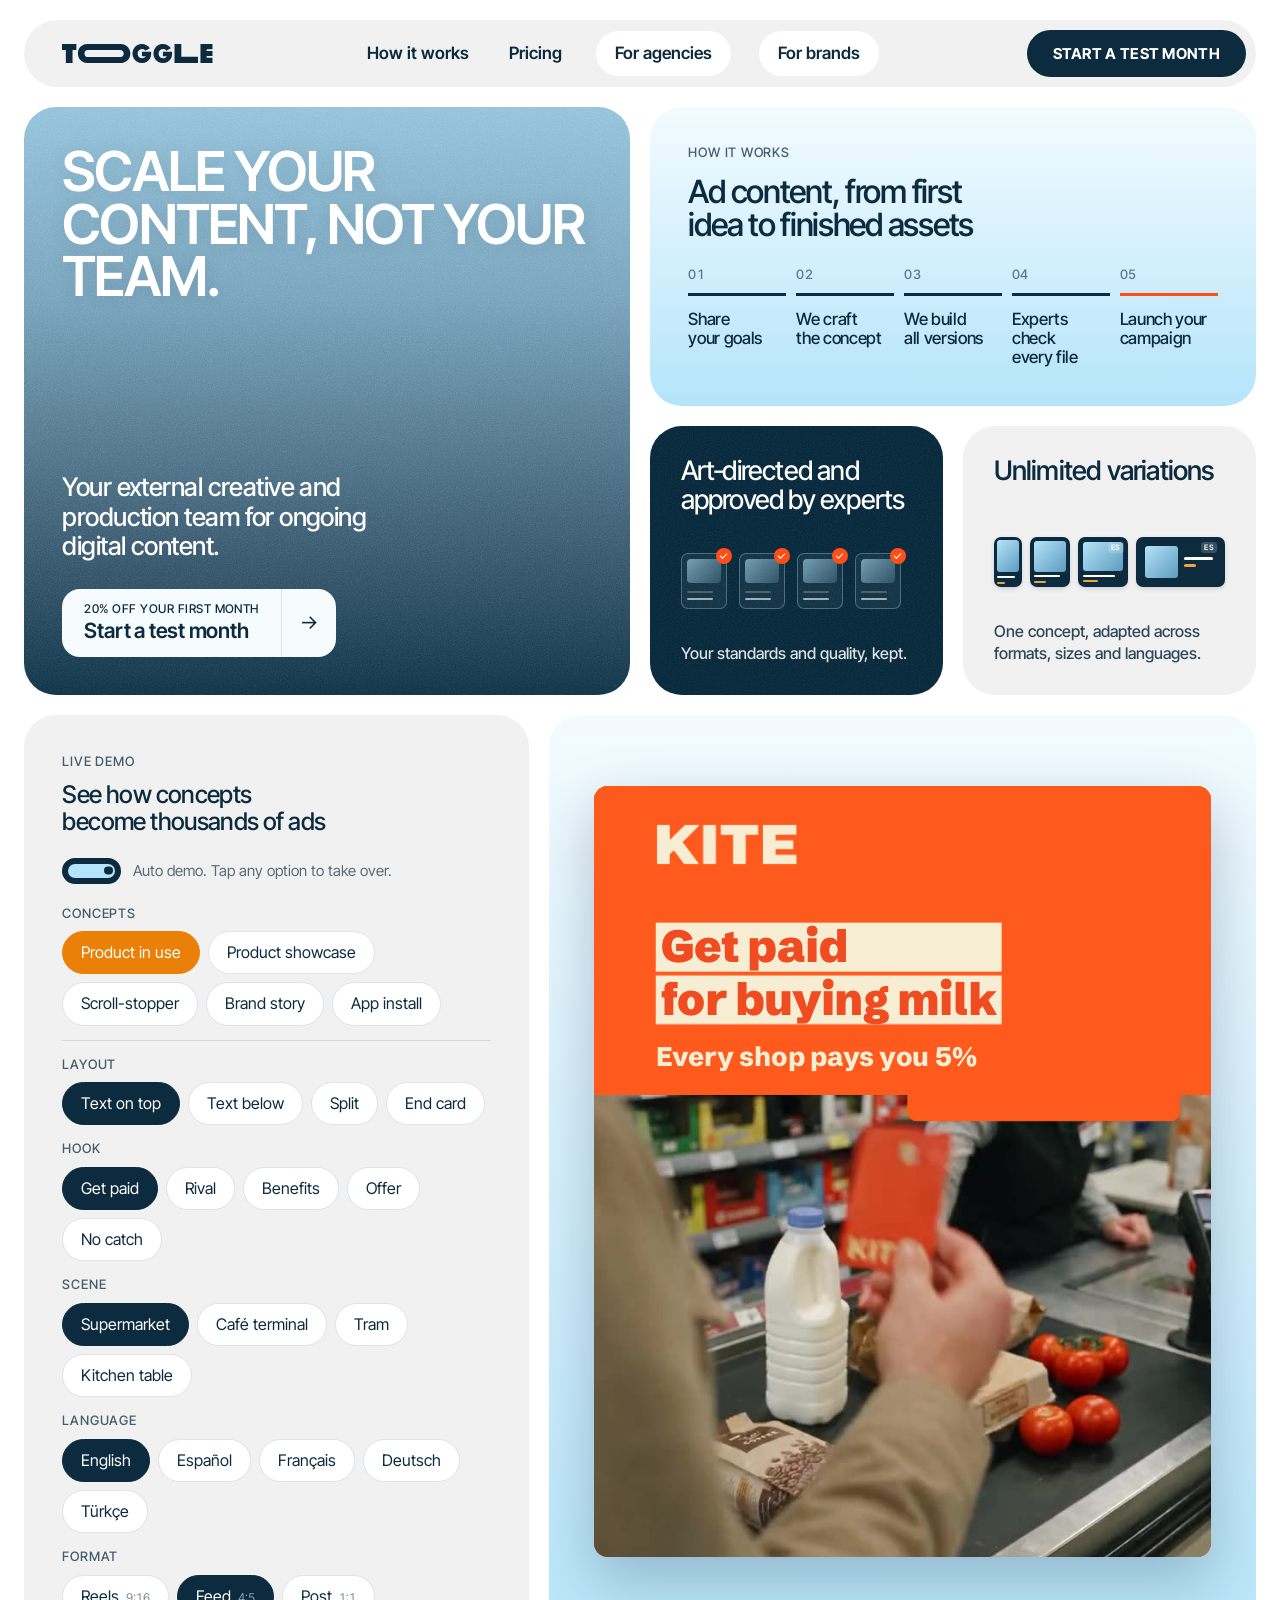
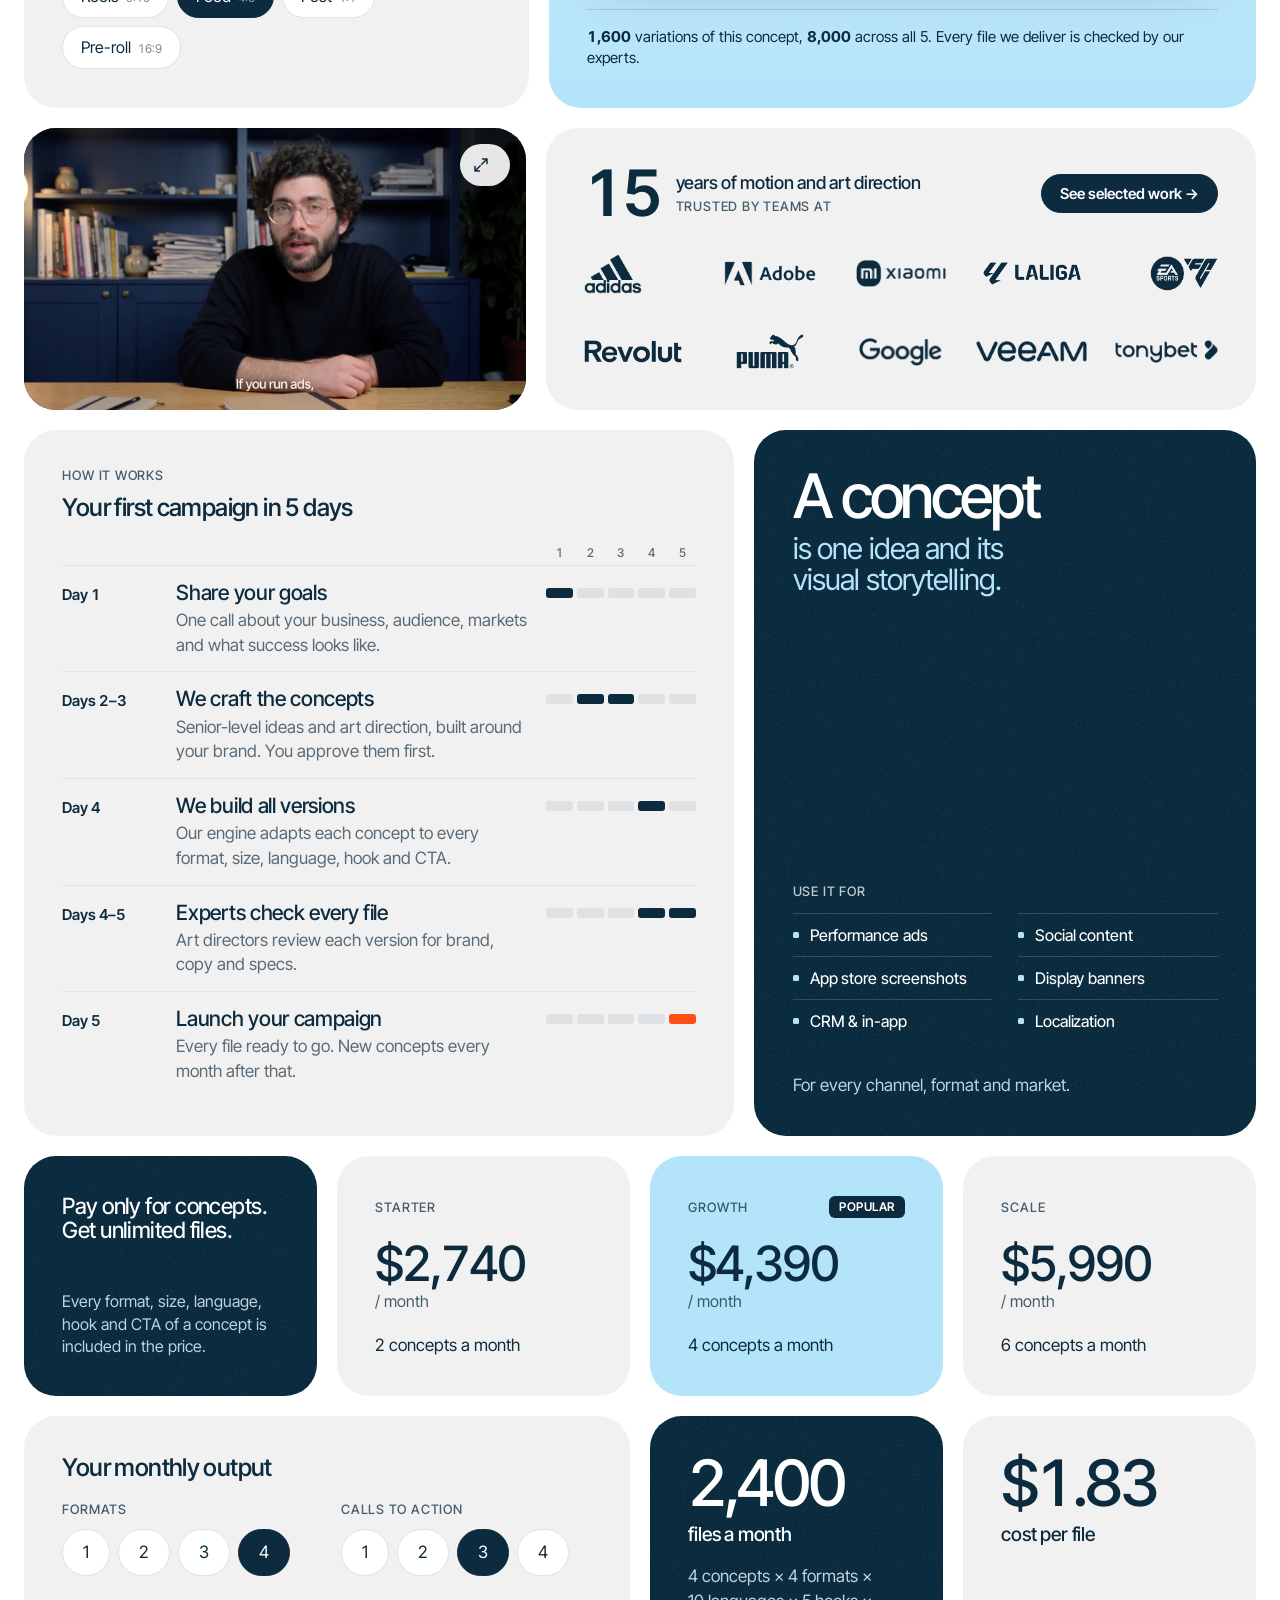
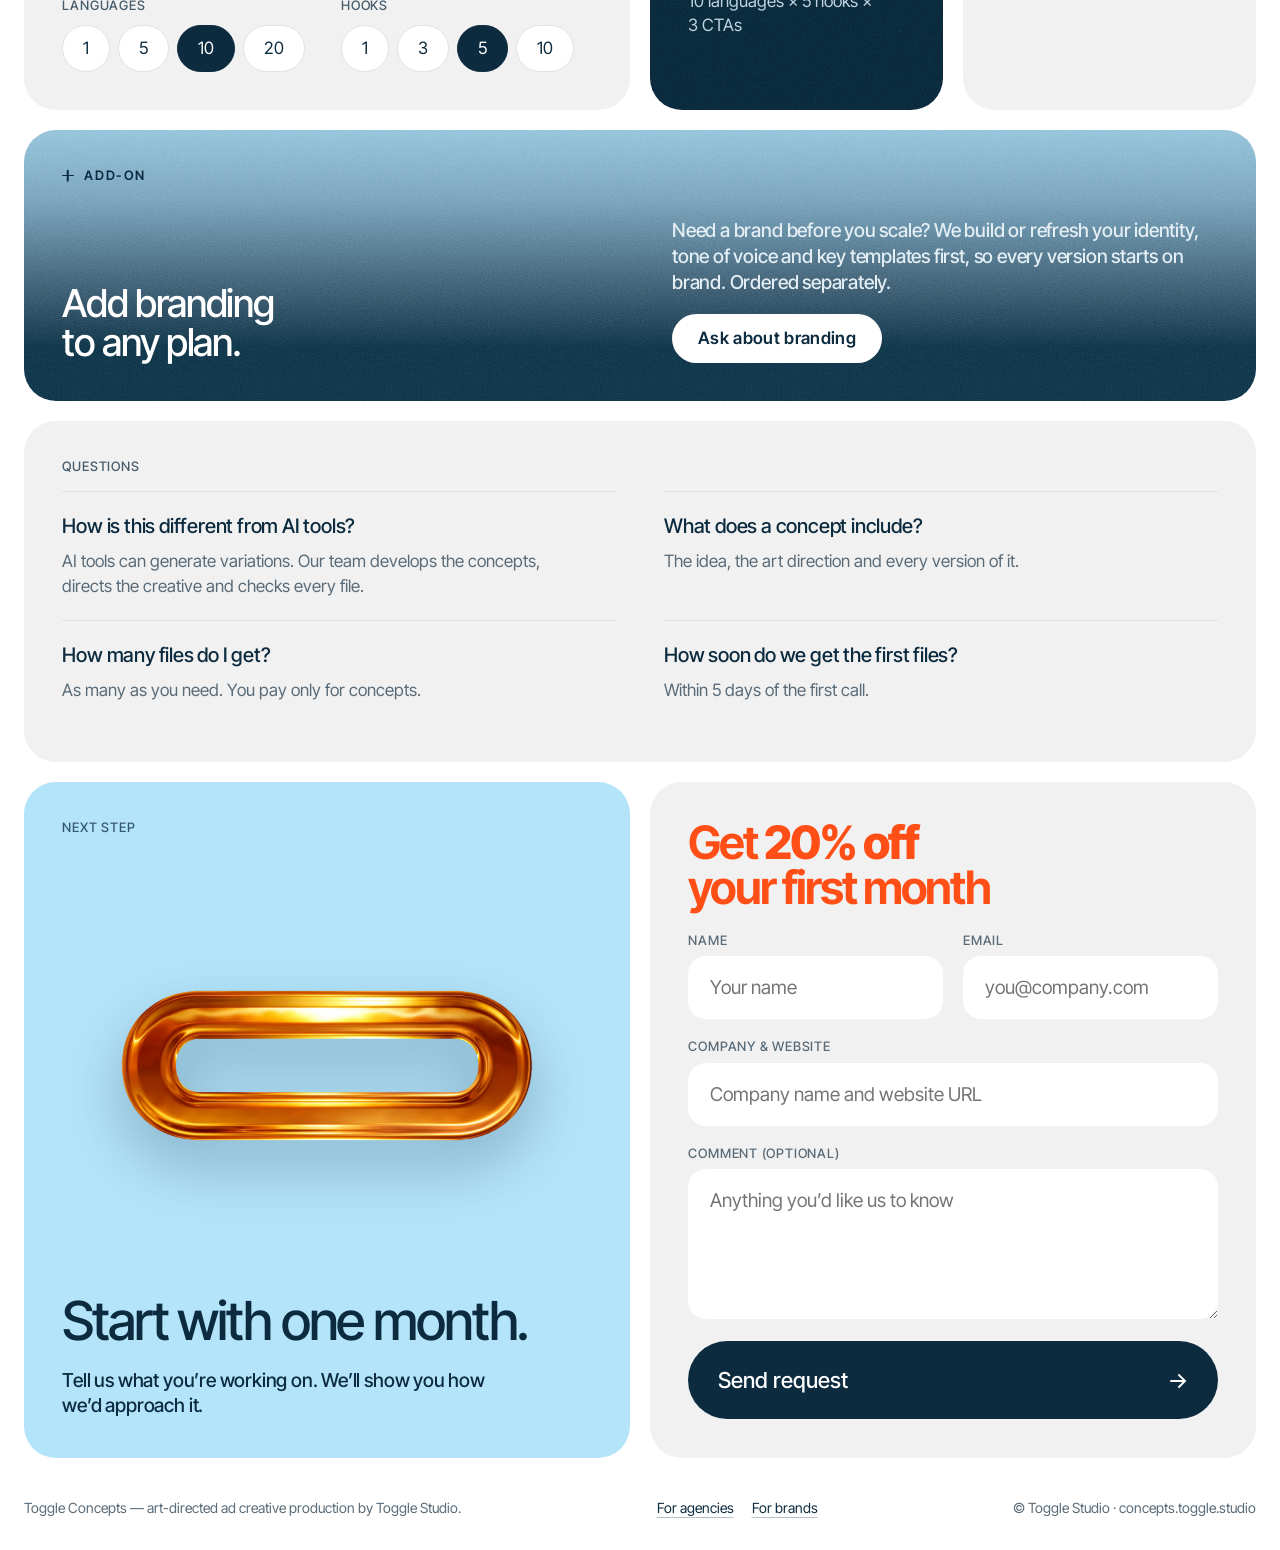
<file: index.html>
<!doctype html>
<html lang="en">
<head>
<meta charset="utf-8">
<meta name="viewport" content="width=device-width,initial-scale=1,viewport-fit=cover">
<title>Toggle Concepts — Scale your content, not your team</title>
<meta name="description" content="Your external creative and production team for ongoing digital content. Senior art direction, every format and language. 20% off your first month.">
<link rel="icon" href="/favicon.ico" sizes="any">
<link rel="icon" href="/favicon-32.png" type="image/png" sizes="32x32">
<link rel="apple-touch-icon" href="/apple-touch-icon.png">
<meta name="theme-color" content="#0C2B3F">
<link rel="canonical" href="https://concepts.toggle.studio/">
<meta property="og:type" content="website">
<meta property="og:url" content="https://concepts.toggle.studio/">
<meta property="og:title" content="Toggle Concepts — Scale your content, not your team">
<meta property="og:description" content="Your external creative and production team for ongoing digital content. Senior art direction, every format and language. 20% off your first month.">
<meta property="og:image" content="https://concepts.toggle.studio/media/brand/og-image.jpg">
<meta property="og:image:width" content="1200">
<meta property="og:image:height" content="630">
<meta name="twitter:image" content="https://concepts.toggle.studio/media/brand/og-image.jpg">
<meta name="twitter:card" content="summary_large_image">
<link rel="preconnect" href="https://fonts.googleapis.com">
<link rel="preconnect" href="https://fonts.gstatic.com" crossorigin>
<link rel="stylesheet" href="https://fonts.googleapis.com/css2?family=Inter+Tight:wght@400..700&family=Archivo:wdth,wght@125,800;125,900&family=Schibsted+Grotesk:wght@500;600;700;800;900&display=swap">
<link rel="stylesheet" href="/assets/app.css">
</head>
<body data-page="main">
<div class="wrap" id="page"></div>
<div class="mcta" id="mcta"><button type="button" data-go="form" id="mctaBtn">Start a test month · 20% off</button></div>
<div class="toast" id="toast" role="status" aria-live="polite"></div>
<script src="/assets/kite-engine/kite-engine.js" defer></script>
<script src="/assets/app.js"></script>
</body>
</html>
</file>
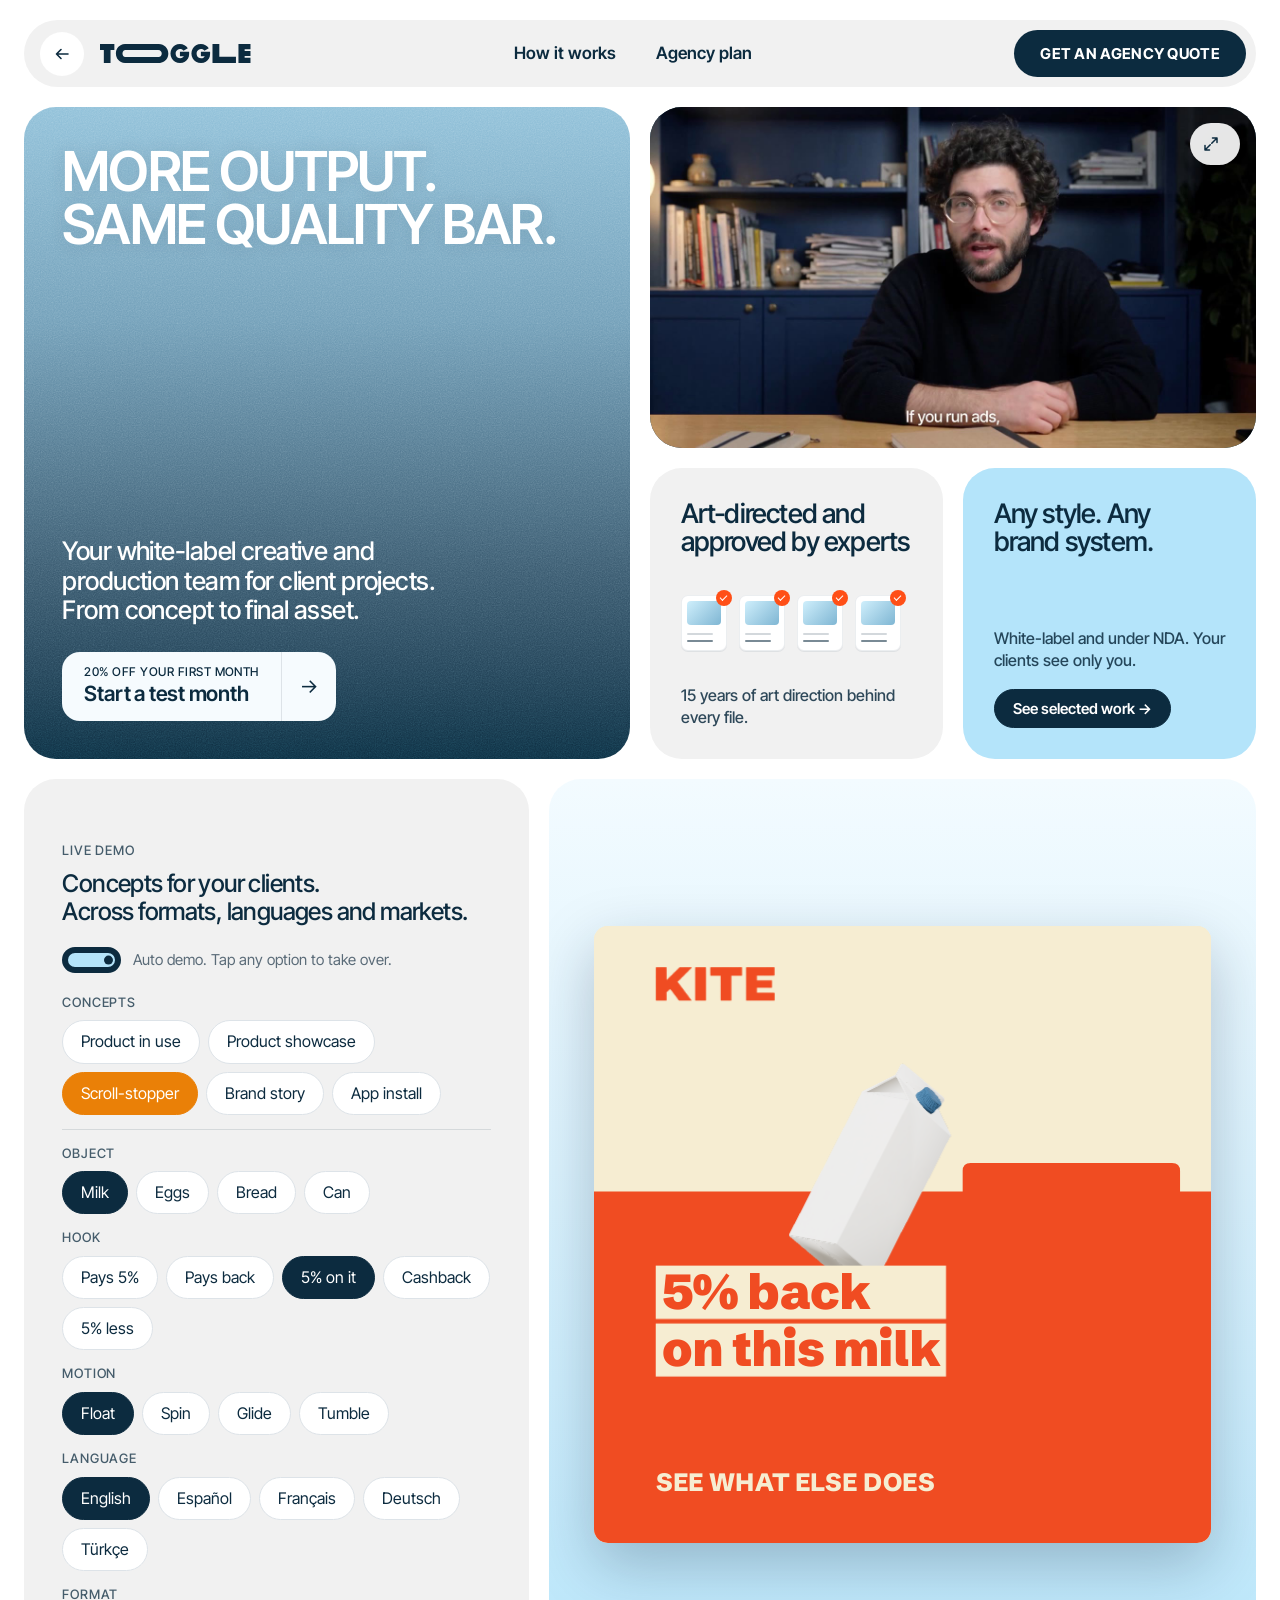
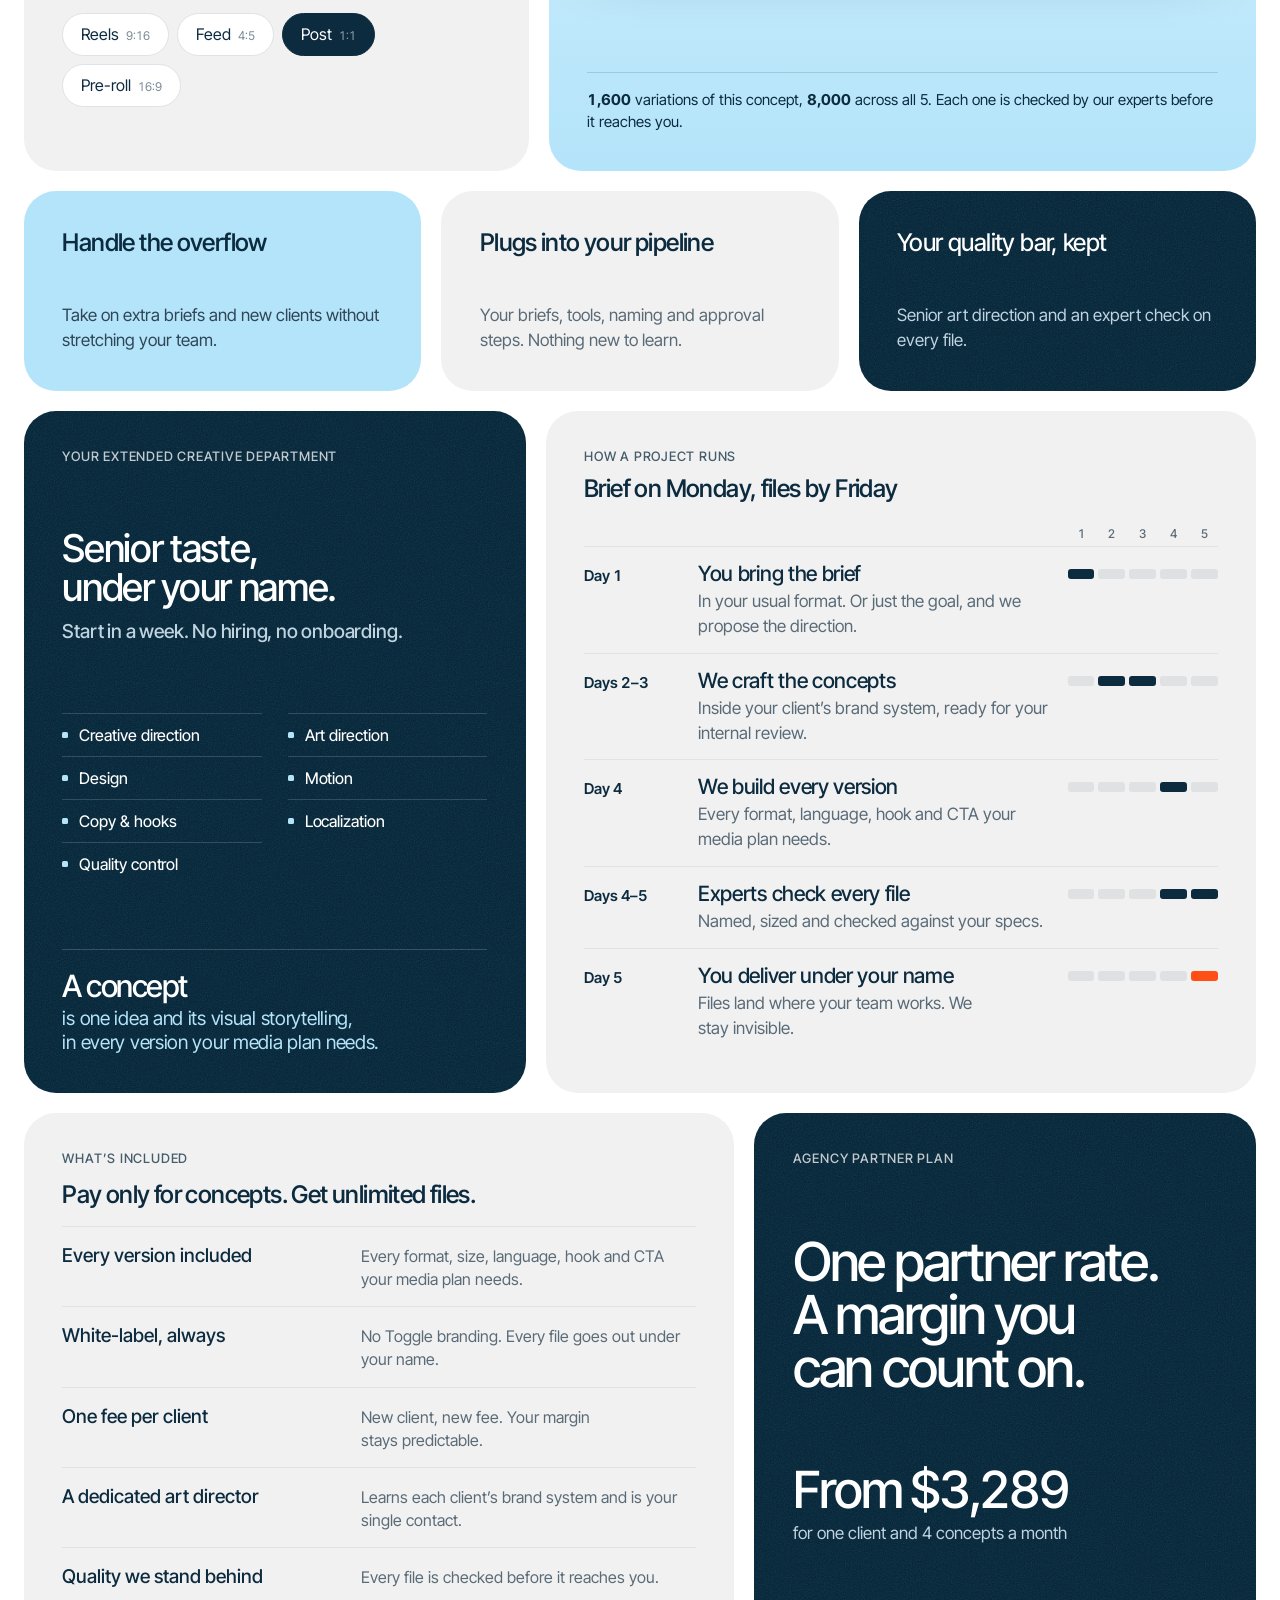
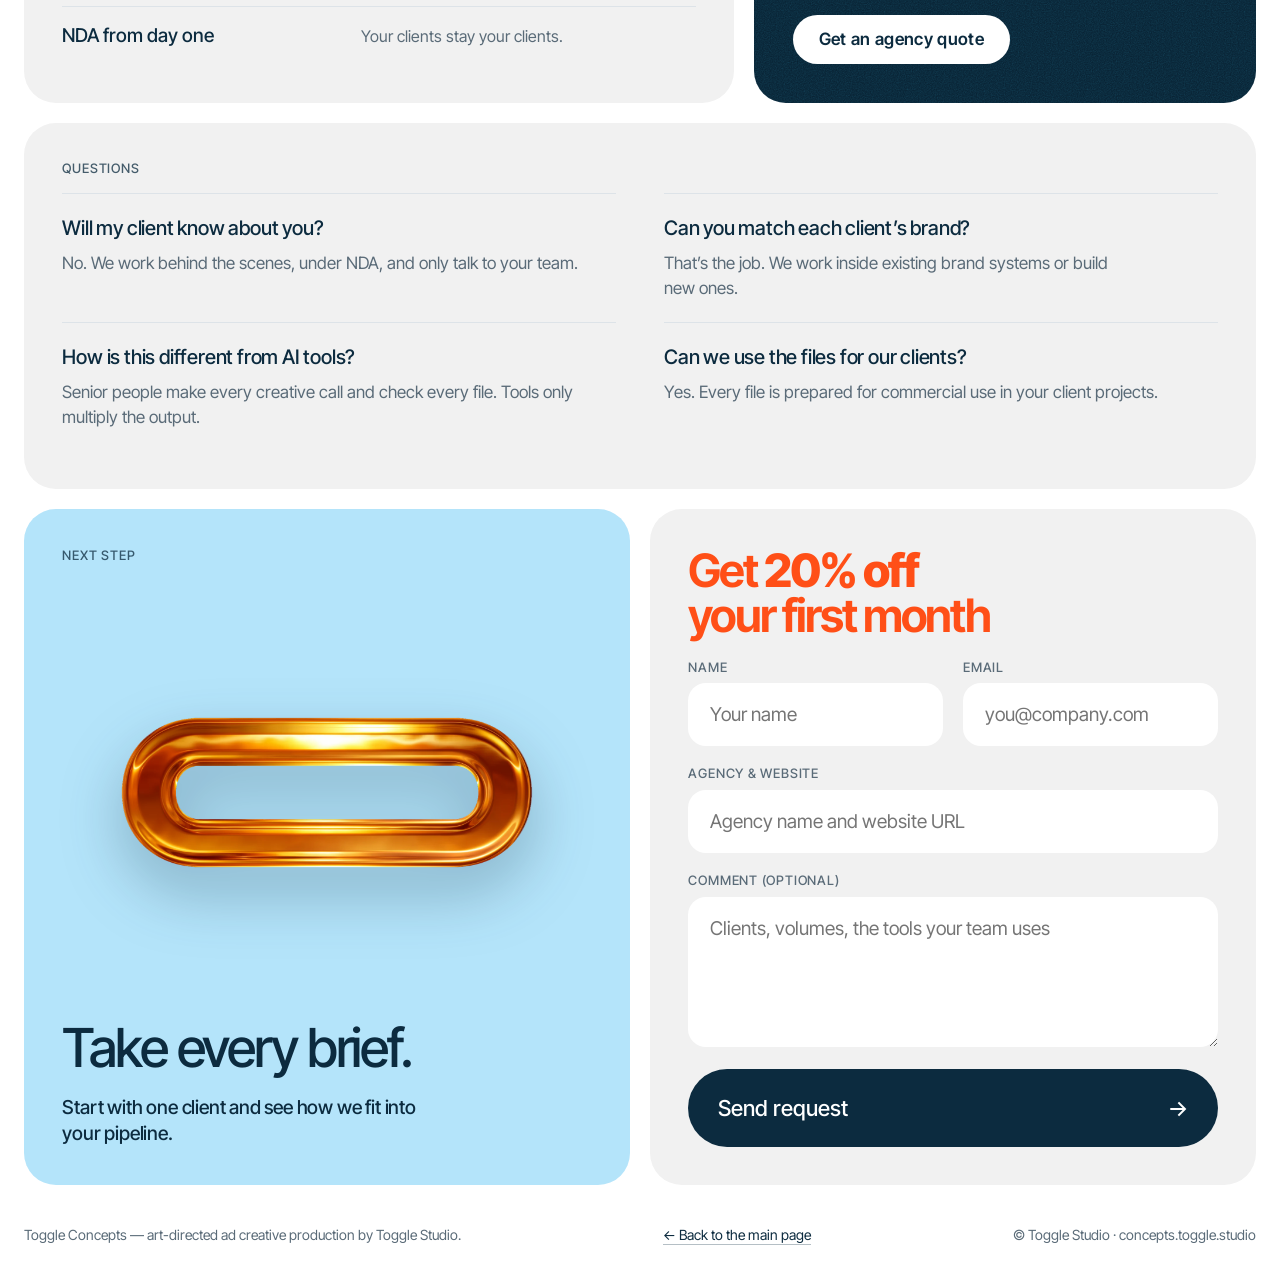
<file: agency/index.html>
<!doctype html>
<html lang="en">
<head>
<meta charset="utf-8">
<meta name="viewport" content="width=device-width,initial-scale=1,viewport-fit=cover">
<title>Toggle Concepts for Agencies — More output. Same quality bar.</title>
<meta name="description" content="A white-label creative team that plugs into your agency’s pipeline. Concepts and every version, checked by experts and delivered under your name.">
<link rel="icon" href="/favicon.ico" sizes="any">
<link rel="icon" href="/favicon-32.png" type="image/png" sizes="32x32">
<link rel="apple-touch-icon" href="/apple-touch-icon.png">
<meta name="theme-color" content="#0C2B3F">
<link rel="canonical" href="https://concepts.toggle.studio/agency">
<meta property="og:type" content="website">
<meta property="og:url" content="https://concepts.toggle.studio/agency">
<meta property="og:title" content="Toggle Concepts for Agencies — More output. Same quality bar.">
<meta property="og:description" content="A white-label creative team that plugs into your agency’s pipeline. Concepts and every version, checked by experts and delivered under your name.">
<meta property="og:image" content="https://concepts.toggle.studio/media/brand/og-image.jpg">
<meta property="og:image:width" content="1200">
<meta property="og:image:height" content="630">
<meta name="twitter:image" content="https://concepts.toggle.studio/media/brand/og-image.jpg">
<meta name="twitter:card" content="summary_large_image">
<link rel="preconnect" href="https://fonts.googleapis.com">
<link rel="preconnect" href="https://fonts.gstatic.com" crossorigin>
<link rel="stylesheet" href="https://fonts.googleapis.com/css2?family=Inter+Tight:wght@400..700&family=Archivo:wdth,wght@125,800;125,900&family=Schibsted+Grotesk:wght@500;600;700;800;900&display=swap">
<link rel="stylesheet" href="/assets/app.css">
</head>
<body data-page="agencies">
<div class="wrap" id="page"></div>
<div class="mcta" id="mcta"><button type="button" data-go="form" id="mctaBtn">Start a test month · 20% off</button></div>
<div class="toast" id="toast" role="status" aria-live="polite"></div>
<script src="/assets/kite-engine/kite-engine.js" defer></script>
<script src="/assets/app.js"></script>
</body>
</html>
</file>
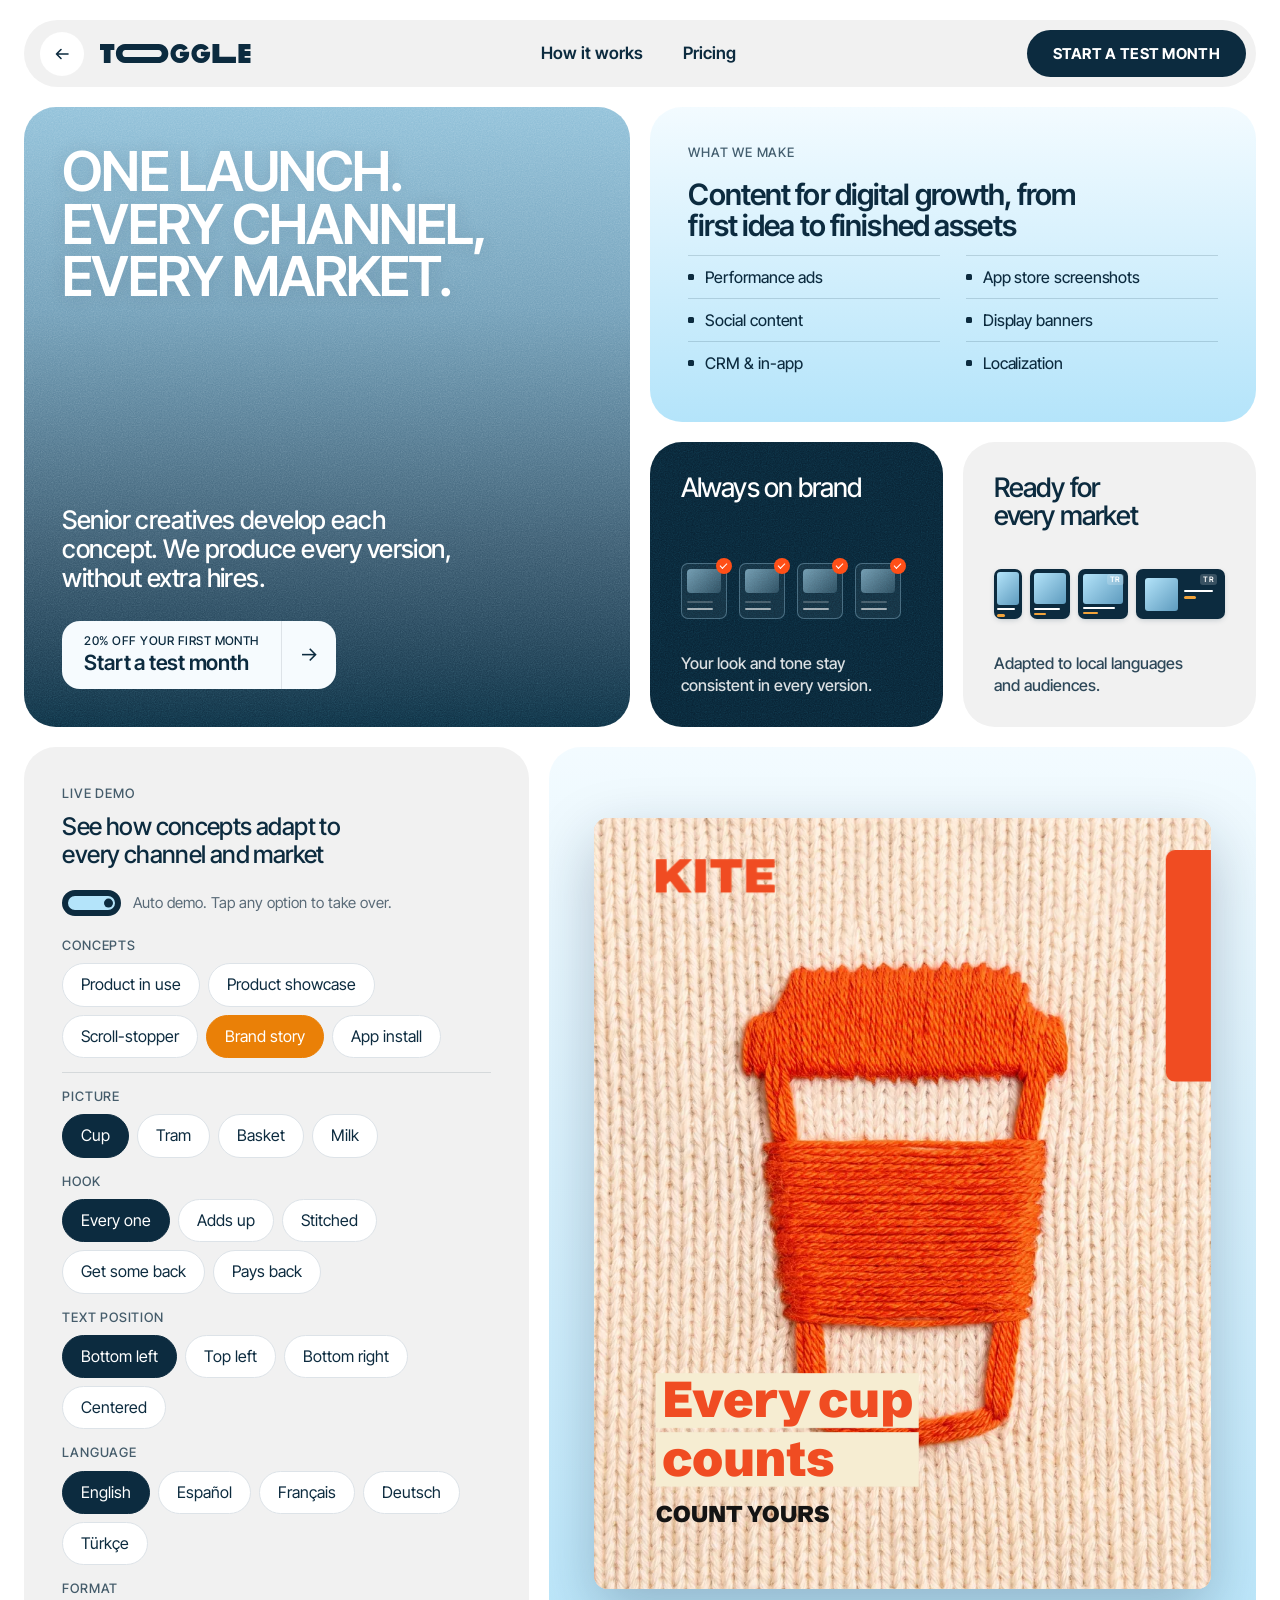
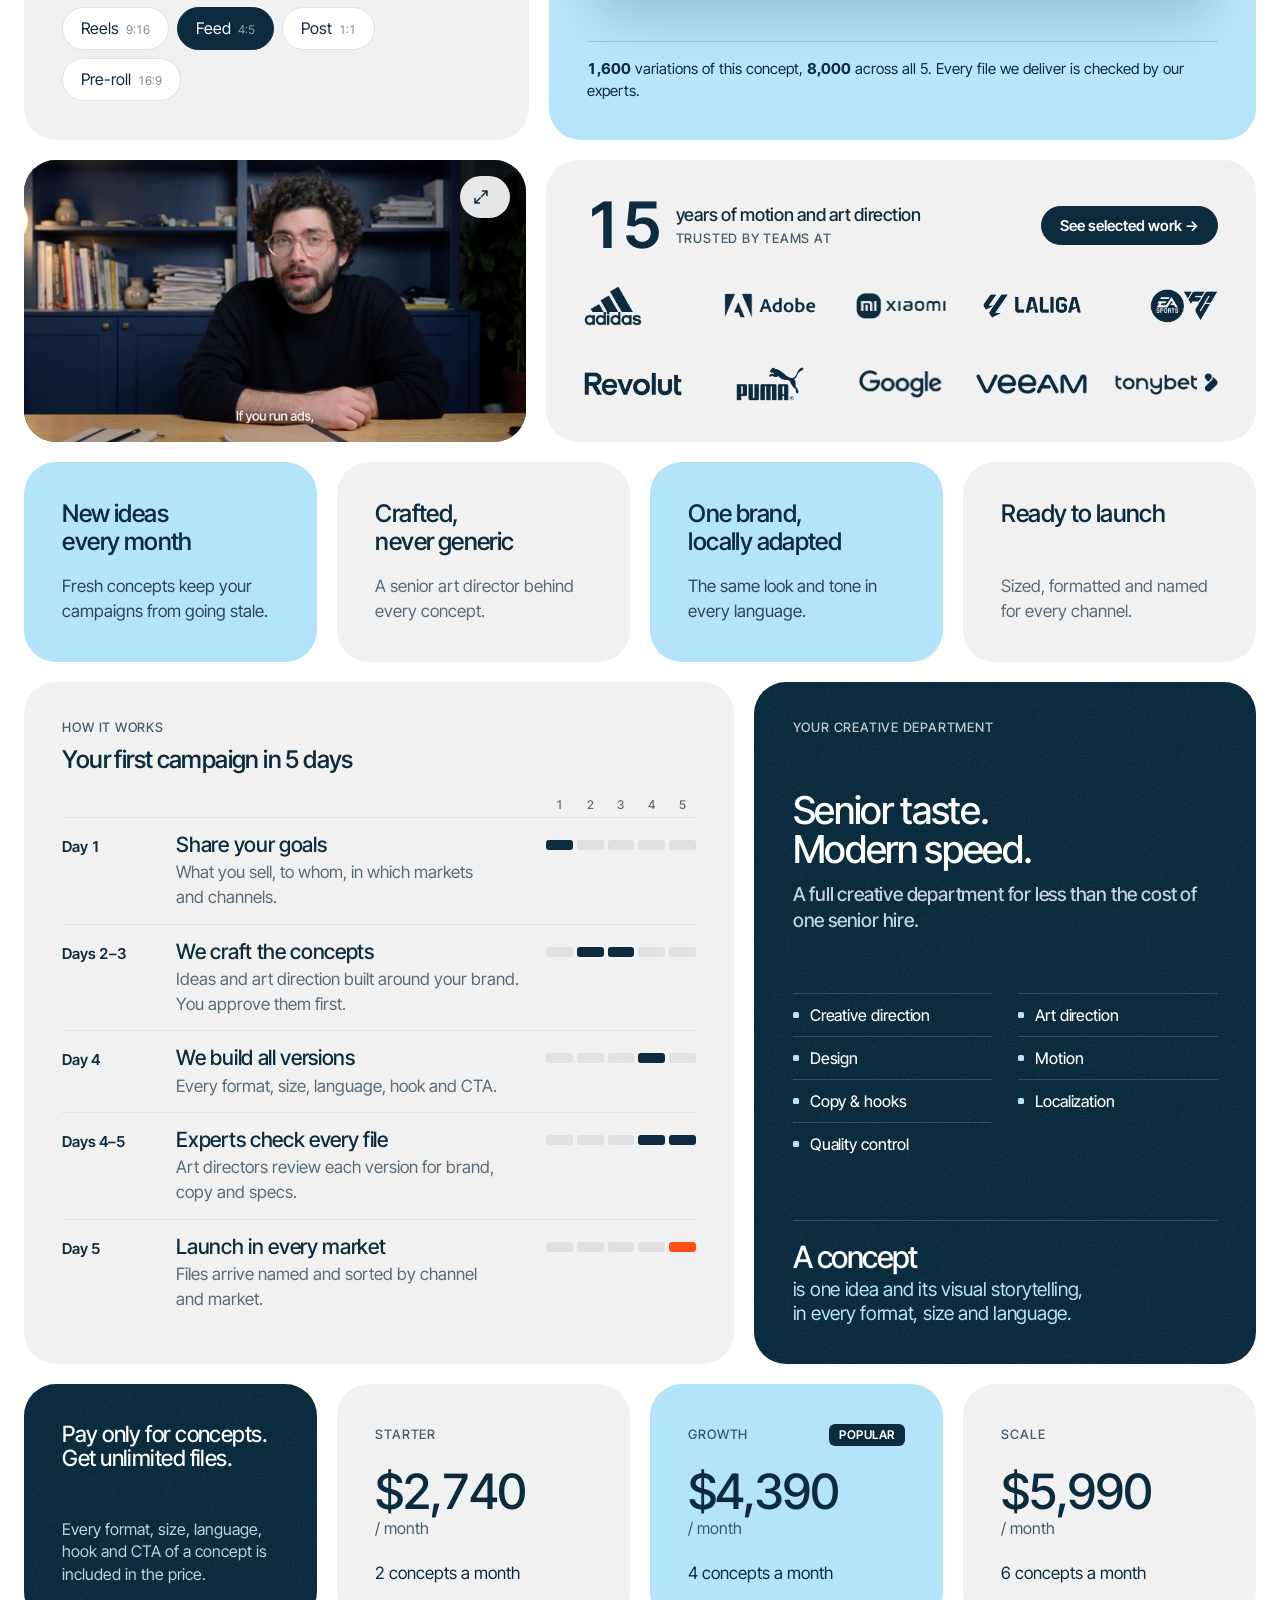
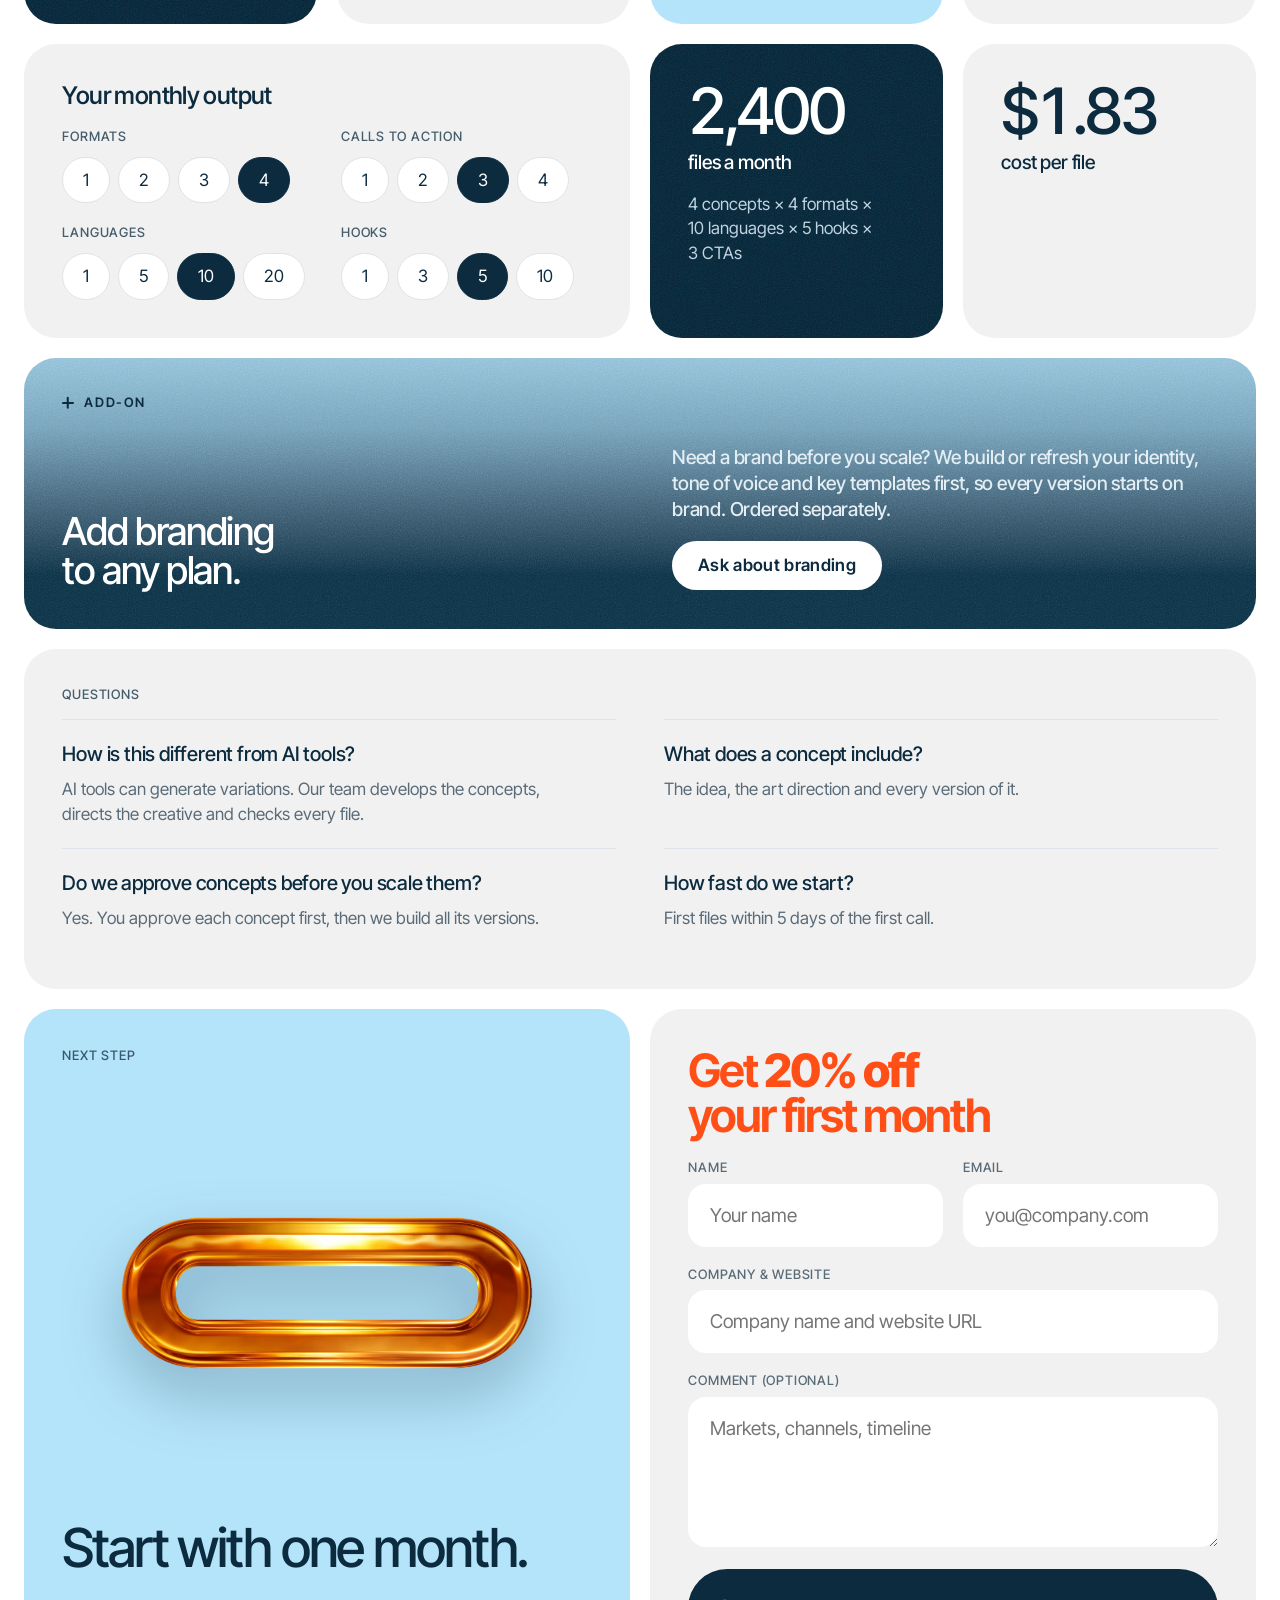
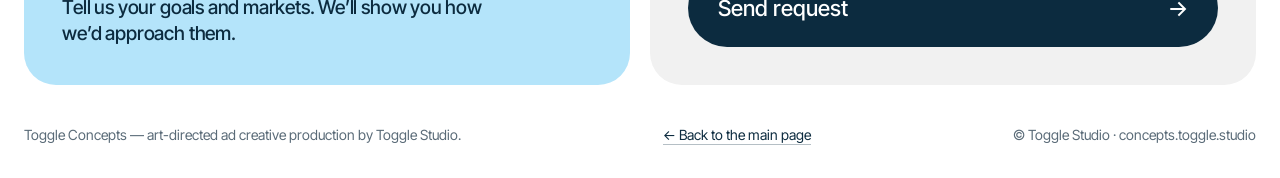
<file: brand/index.html>
<!doctype html>
<html lang="en">
<head>
<meta charset="utf-8">
<meta name="viewport" content="width=device-width,initial-scale=1,viewport-fit=cover">
<title>Toggle Concepts for Brands — One launch. Every channel, every market.</title>
<meta name="description" content="Senior creatives develop each concept. We produce every version for every channel and market, without extra hires.">
<link rel="icon" href="/favicon.ico" sizes="any">
<link rel="icon" href="/favicon-32.png" type="image/png" sizes="32x32">
<link rel="apple-touch-icon" href="/apple-touch-icon.png">
<meta name="theme-color" content="#0C2B3F">
<link rel="canonical" href="https://concepts.toggle.studio/brand">
<meta property="og:type" content="website">
<meta property="og:url" content="https://concepts.toggle.studio/brand">
<meta property="og:title" content="Toggle Concepts for Brands — One launch. Every channel, every market.">
<meta property="og:description" content="Senior creatives develop each concept. We produce every version for every channel and market, without extra hires.">
<meta property="og:image" content="https://concepts.toggle.studio/media/brand/og-image.jpg">
<meta property="og:image:width" content="1200">
<meta property="og:image:height" content="630">
<meta name="twitter:image" content="https://concepts.toggle.studio/media/brand/og-image.jpg">
<meta name="twitter:card" content="summary_large_image">
<link rel="preconnect" href="https://fonts.googleapis.com">
<link rel="preconnect" href="https://fonts.gstatic.com" crossorigin>
<link rel="stylesheet" href="https://fonts.googleapis.com/css2?family=Inter+Tight:wght@400..700&family=Archivo:wdth,wght@125,800;125,900&family=Schibsted+Grotesk:wght@500;600;700;800;900&display=swap">
<link rel="stylesheet" href="/assets/app.css">
</head>
<body data-page="brands">
<div class="wrap" id="page"></div>
<div class="mcta" id="mcta"><button type="button" data-go="form" id="mctaBtn">Start a test month · 20% off</button></div>
<div class="toast" id="toast" role="status" aria-live="polite"></div>
<script src="/assets/kite-engine/kite-engine.js" defer></script>
<script src="/assets/app.js"></script>
</body>
</html>
</file>
<file: assets/app.css>
/* Layout: white page, 12-column bento grid. Every module is a tile or a row of tiles; no free-floating headings.
   Phone: decorative tiles drop out, rows of cards become swipeable strips, one sticky CTA. Single light look by choice. */
:root{
  color-scheme: light;
  --white:#FFFFFF; --ink:#0C2B3F; --muted:#5A6B78; --navy:#0C2B3F; --sky:#B4E4FA; --grey:#F1F1F1; --line:#DDE3E8;
  --edit:#FF7A1A; --kite:#FF4F17; --orange:#FF4F17; --cream:#F7EAD7;
  --grad-hero:linear-gradient(180deg,#B9E7FA 0%,#86AFC4 38%,#3A5B71 72%,#0C2B3F 100%);
  --grad-light:linear-gradient(180deg,#F3FBFF 0%,#B4E4FA 100%);
  --font:'Inter Tight','Helvetica Neue',Helvetica,Arial,sans-serif;
  --font-logo:'Archivo','Arial Black',Arial,sans-serif;
  --noise:url("data:image/svg+xml,%3Csvg xmlns='http://www.w3.org/2000/svg' width='180' height='180'%3E%3Cfilter id='n'%3E%3CfeTurbulence type='fractalNoise' baseFrequency='.85' numOctaves='2' stitchTiles='stitch'/%3E%3CfeColorMatrix type='saturate' values='0'/%3E%3CfeComponentTransfer%3E%3CfeFuncR type='linear' slope='.5' intercept='.25'/%3E%3CfeFuncG type='linear' slope='.5' intercept='.25'/%3E%3CfeFuncB type='linear' slope='.5' intercept='.25'/%3E%3C/feComponentTransfer%3E%3C/filter%3E%3Crect width='100%25' height='100%25' filter='url(%23n)'/%3E%3C/svg%3E");
  --r:32px; --gap:20px; --w:1440px;
  --gut-l:max(16px,env(safe-area-inset-left,0px)); --gut-r:max(16px,env(safe-area-inset-right,0px));
}
*{box-sizing:border-box}
body{background:var(--white);color:var(--ink);font:400 17px/1.45 var(--font);-webkit-font-smoothing:antialiased}
body::before{content:"";position:fixed;inset:0 0 auto;height:env(safe-area-inset-top,0px);z-index:10;background:var(--navy)}
.wrap{max-width:var(--w);margin:0 auto;padding-left:var(--gut-l);padding-right:var(--gut-r)}
button{font:inherit;color:inherit}
:focus-visible{outline:2px solid #2C7BE5;outline-offset:3px}
p{margin:0}

/* review strip — not part of the landing */
.review{position:sticky;top:env(safe-area-inset-top,0px);z-index:20;background:var(--navy);color:#EAF4FA;font:500 13px/1.3 var(--font)}
.review .wrap{display:flex;flex-wrap:wrap;gap:8px 14px;align-items:center;padding-block:8px}
.tabs{display:flex;gap:4px;flex-wrap:wrap}
.tab{background:transparent;border:1px solid transparent;border-radius:999px;padding:6px 12px;cursor:pointer;color:#9DB4C4}
.tab[aria-current="page"]{color:#fff;border-color:#5D7A8E}
.review .spacer{flex:1}
.status{color:#9DB4C4;font-size:12px}
.toggle{background:#fff;color:var(--navy);border:0;border-radius:999px;padding:7px 14px;font-weight:700;cursor:pointer}
body.editing .toggle{background:var(--edit);color:#1A0E00}

/* site nav */
.nav{margin-top:20px;background:var(--grey);border-radius:999px;display:flex;align-items:center;gap:16px;padding:10px 10px 10px 32px}
.logo{display:inline-flex;align-items:center;color:var(--ink);flex:none}
.logo svg{display:block;height:19px;width:auto}
a.logo{text-decoration:none;transition:color .2s}
a.logo:hover,a.logo:focus-visible{color:#EA8007}
.nav .links{display:flex;gap:28px;margin:0 auto;flex-wrap:wrap;justify-content:center}
.nav .links button{background:none;border:0;cursor:pointer;font-size:17px;font-weight:600;color:var(--ink)}
.nav .links button:hover{text-decoration:underline;text-underline-offset:4px}
/* links to the other landings look like buttons */
.nav .links button[data-go^="#"],.nav .links button[data-go^="/"]{background:#fff;border:1px solid var(--line);border-radius:999px;padding:9px 18px;font-weight:600;display:inline-flex;align-items:center;transition:background .2s,color .2s,border-color .2s}
.nav .links button[data-go^="#"]:hover,.nav .links button[data-go^="/"]:hover{text-decoration:none;background:var(--navy);border-color:var(--navy);color:#fff}
.nav .links{align-items:center}
.nav .login{background:none;border:0;cursor:pointer;font-size:15px;color:var(--muted);white-space:nowrap}
.pill-cta{background:var(--navy);color:#fff;border:0;border-radius:999px;padding:16px 26px;font:700 15px/1 var(--font);letter-spacing:.02em;text-transform:uppercase;cursor:pointer;white-space:nowrap}
.nav .pill-cta{margin-left:auto}
.nav .links + .login, .nav .links ~ .pill-cta{margin-left:0}

/* grid */
.grid{display:grid;grid-template-columns:repeat(12,minmax(0,1fr));gap:var(--gap);margin-top:var(--gap)}
.mod{min-width:0;position:relative;display:flex}
.mod > .tile, .mod > .sub{flex:1}
.sub{display:grid;grid-template-columns:repeat(12,minmax(0,1fr));gap:var(--gap);min-width:0}
.sp-3{grid-column:span 3}.sp-4{grid-column:span 4}.sp-5{grid-column:span 5}.sp-6{grid-column:span 6}.sp-7{grid-column:span 7}.sp-8{grid-column:span 8}.sp-9{grid-column:span 9}.sp-12{grid-column:span 12}
.rows-2{grid-row:span 2}
.row3{display:grid;grid-template-columns:repeat(3,minmax(0,1fr));gap:var(--gap);min-width:0}

/* tiles */
.tile{border-radius:var(--r);padding:clamp(24px,3vw,48px);display:flex;flex-direction:column;gap:18px;min-width:0;position:relative;overflow:hidden}
.t-navy{background-color:var(--navy);background-image:var(--noise);background-blend-mode:soft-light;color:#fff}
.t-sky{background:var(--sky);color:var(--ink)}
.t-grey{background:var(--grey);color:var(--ink)}
.t-grad{background-image:var(--noise),linear-gradient(180deg,#B9E7FA 0%,#86AFC4 30%,#3A5B71 58%,#0C2B3F 80%,#0C2B3F 100%);background-size:180px 180px,100% 125%;background-position:0 0,0 0;background-blend-mode:soft-light,normal;color:#fff;animation:drift 18s ease-in-out infinite alternate}
@keyframes drift{to{background-position:0 0,0 100%}}
.t-light{background:var(--grad-light);color:var(--ink)}
.t-white{background:var(--white);color:var(--ink);box-shadow:inset 0 0 0 1px var(--line)}
.muted{color:var(--muted)}
.t-navy .muted,.t-grad .muted{color:#BFD3E0}
.t-sky .muted,.t-light .muted{color:#2E4656}

/* type */
.h-hero{font:600 clamp(38px,4.3vw,68px)/.95 var(--font);letter-spacing:-.035em;text-transform:uppercase;text-wrap:balance;margin:0}
.h-xl{font:500 clamp(36px,4.2vw,64px)/.98 var(--font);letter-spacing:-.04em;text-wrap:balance;margin:0}
.h-l{font:500 clamp(28px,3vw,46px)/1.02 var(--font);letter-spacing:-.035em;text-wrap:balance;margin:0}
.h-m{font:500 clamp(22px,1.9vw,28px)/1.12 var(--font);letter-spacing:-.025em;text-wrap:balance;margin:0}
.lead{font:500 clamp(18px,1.5vw,23px)/1.35 var(--font);letter-spacing:-.01em;max-width:36ch}
.label{font:500 13px/1.2 var(--font);letter-spacing:.06em;text-transform:uppercase;opacity:.75}
.small{font-size:15px}
.num-xl{font:500 clamp(64px,8vw,120px)/.9 var(--font);letter-spacing:-.05em;font-variant-numeric:tabular-nums}
.push{margin-top:auto}

/* hero */
.hero{justify-content:space-between;gap:32px;min-height:clamp(480px,40vw,600px)}
.hero.flat{min-height:clamp(460px,44vw,620px)}
.hero .bottom{display:flex;flex-direction:column;gap:28px}
.cta-row{display:flex;flex-wrap:wrap;gap:24px;align-items:center}
.cta-card{display:flex;align-items:stretch;background:#F6FBFE;color:var(--ink);border-radius:18px;overflow:hidden;border:0;padding:0;cursor:pointer;text-align:left}
.cta-card .txt{display:flex;flex-direction:column;gap:4px;padding:14px 22px}
.cta-card .k{font:500 12px/1 var(--font);letter-spacing:.04em;text-transform:uppercase}
.cta-card .t{font:600 21px/1.15 var(--font);letter-spacing:-.01em}
.cta-card .arr{display:grid;place-items:center;padding:0 18px;border-left:1px solid var(--line);font-size:20px}
.ulink{background:none;border:0;color:inherit;font:500 18px var(--font);text-decoration:underline;text-underline-offset:6px;text-decoration-thickness:1px;cursor:pointer;padding:0}

/* visual: toggle object */
.visual{display:grid;place-items:center;min-height:300px}
.ring{--bw:clamp(22px,3vw,40px);width:66%;max-width:560px;aspect-ratio:2.8/1;border-radius:999px;border:var(--bw) solid #1E5FD0;position:relative;
  box-shadow:inset 0 10px 14px rgba(255,255,255,.55),inset 0 -14px 22px rgba(3,18,70,.55),0 36px 50px rgba(20,70,150,.22),0 0 0 1px rgba(10,40,120,.4)}
.ring::before{content:"";position:absolute;top:calc(-1 * var(--bw) + 5px);left:14%;right:10%;height:calc(var(--bw) * .3);border-radius:999px;background:linear-gradient(90deg,transparent,rgba(255,255,255,.75),transparent);filter:blur(4px)}
.ring::after{content:"";position:absolute;bottom:calc(-1 * var(--bw) + 6px);left:12%;right:24%;height:calc(var(--bw) * .25);border-radius:999px;background:linear-gradient(90deg,transparent,rgba(120,190,255,.6),transparent);filter:blur(5px)}

/* statement tile */
.stmt{justify-content:space-between;min-height:200px;gap:16px}
.stmt-h{font:600 clamp(24px,2.1vw,32px)/1.05 var(--font);letter-spacing:-.03em;text-wrap:balance}
.stmt-s{font:500 clamp(16px,1.25vw,19px)/1.35 var(--font);max-width:26ch;opacity:.85}
.diag{position:absolute;left:40px;bottom:40px;width:calc(100% - 80px);height:calc(100% - 80px);pointer-events:none}
.harrow{display:block;width:100%;height:14px}

/* list tile */
.split{display:grid;grid-template-columns:minmax(0,var(--a,1fr)) minmax(0,var(--b,1.4fr));gap:28px 48px;align-items:start}
.rows{display:flex;flex-direction:column}
.row{display:grid;grid-template-columns:minmax(0,1fr) minmax(0,1.2fr);gap:20px;padding-block:15px;border-top:1px solid var(--line)}
.t-navy .row{border-color:rgba(255,255,255,.18)}
.row .a{font-weight:500;font-size:19px}
.row .b{color:var(--muted);font-size:16px}
.t-navy .row .b{color:#BFD3E0}

/* chips & pills */
.chips{display:flex;flex-wrap:wrap;gap:10px}
.chip{background:#fff;border:1px solid var(--line);border-radius:999px;padding:11px 20px;font-size:17px}
.chip.lead-chip{background:var(--navy);color:#fff;border-color:var(--navy)}
.pills{display:flex;flex-wrap:wrap;gap:10px}
.pill{background:#fff;border:1px solid var(--line);border-radius:999px;padding:10px 20px;font-size:17px;cursor:pointer;color:var(--ink);white-space:nowrap}
.pill[aria-pressed="true"]{background:var(--navy);border-color:var(--navy);color:#fff}
.group{display:flex;flex-direction:column;gap:12px;min-width:0}

/* engine */
.preview{justify-content:space-between;gap:24px}
.stage{flex:1;display:grid;place-items:center;min-height:460px}
.readout{border-top:1px solid rgba(12,43,63,.15);padding-top:16px;display:flex;flex-direction:column;gap:6px}
.readout .code{display:none}
.readout .combo b{font-weight:700}

/* the ad: brand colours are part of the picture */
.ad{position:relative;overflow:hidden;border-radius:14px;box-shadow:0 18px 50px rgba(10,30,60,.22);display:grid;max-width:100%;font-family:var(--font)}
.ad *{margin:0}
.ad .lg{font-weight:800;font-size:calc(5.2*var(--u));letter-spacing:.02em}
.ad .hl{font-weight:700;font-size:calc(9*var(--u));line-height:1.05;letter-spacing:-.01em}
.ad .tag{font-weight:700;font-size:calc(4.4*var(--u));padding:calc(1.4*var(--u)) calc(3*var(--u));border-radius:99px;justify-self:start;align-self:start}
.ad .cta{font-weight:700;font-size:calc(4.6*var(--u));padding:calc(3*var(--u)) calc(5*var(--u));border-radius:99px;justify-self:start}
.ad .lgl{font-size:calc(2.8*var(--u));opacity:.75}
.ad .vis{position:relative;justify-self:center;align-self:center}
.ad[dir="rtl"] .tag,.ad[dir="rtl"] .cta{justify-self:end}
.ad.f-v{--u:2.6px;width:260px;aspect-ratio:9/16;padding:calc(7*var(--u));gap:calc(3.5*var(--u));grid-template-rows:auto 1fr auto auto auto auto}
.ad.f-p{--u:3.1px;width:310px;aspect-ratio:4/5;padding:calc(6*var(--u));gap:calc(3*var(--u));grid-template-rows:auto 1fr auto auto auto}
.ad.f-s{--u:3.4px;width:340px;aspect-ratio:1/1;padding:calc(6*var(--u));gap:calc(2.6*var(--u));grid-template-rows:auto 1fr auto auto}
.ad.f-l{--u:4.6px;width:460px;aspect-ratio:16/9;padding:calc(5*var(--u));column-gap:calc(5*var(--u));row-gap:calc(2*var(--u));grid-template-columns:1fr 1.15fr;grid-template-rows:auto 1fr auto auto}
.ad.f-l .vis{grid-row:1/5}
.ad.f-l .hl{font-size:calc(6.2*var(--u))} .ad.f-l .lg{font-size:calc(3.6*var(--u))} .ad.f-l .cta{font-size:calc(3.2*var(--u));padding:calc(2*var(--u)) calc(3.6*var(--u))} .ad.f-l .tag{font-size:calc(3*var(--u))}
.ad.f-s .tag{display:none} .ad.f-s .hl{font-size:calc(7.6*var(--u))} .ad.f-s .lgl{display:none}
.ad.f-st{--u:2.5px;width:250px;aspect-ratio:9/19.5;padding:calc(8*var(--u)) calc(7*var(--u)) 0;gap:calc(4*var(--u));grid-template-rows:auto auto 1fr}
.ad.f-st .hl{font-size:calc(10*var(--u));text-align:center} .ad.f-st .lg{text-align:center}
.ad.f-v .vis .ph{width:calc(44*var(--u))} .ad.f-p .vis .ph{width:calc(36*var(--u))} .ad.f-s .vis .ph{width:calc(24*var(--u))} .ad.f-l .vis .ph{width:calc(30*var(--u))} .ad.f-st .vis{align-self:end} .ad.f-st .vis .ph{width:calc(74*var(--u));border-radius:calc(9*var(--u)) calc(9*var(--u)) 0 0;border-bottom:0}
.ad.f-v .vis .can{width:calc(30*var(--u))} .ad.f-p .vis .can{width:calc(26*var(--u))} .ad.f-s .vis .can{width:calc(16*var(--u))} .ad.f-l .vis .can{width:calc(22*var(--u))} .ad.f-st .vis .can{width:calc(44*var(--u));margin-bottom:calc(10*var(--u))}
.ad.f-v .vis .gar{width:calc(40*var(--u))} .ad.f-p .vis .gar{width:calc(34*var(--u))} .ad.f-s .vis .gar{width:calc(22*var(--u))} .ad.f-l .vis .gar{width:calc(28*var(--u))} .ad.f-st .vis .gar{width:calc(56*var(--u));margin-bottom:calc(10*var(--u))}
.b-finvo{background:#0F3D33;color:#F2F7EF}
.b-finvo .tag{background:#C8F169;color:#0F3D33} .b-finvo .cta{background:#F2F7EF;color:#0F3D33}
.ph{aspect-ratio:9/18;border:calc(1.6*var(--u)) solid #C8F169;border-radius:calc(7*var(--u));background:#174E42;display:flex;flex-direction:column;gap:calc(3*var(--u));padding:calc(6*var(--u)) calc(4*var(--u))}
.ph i{display:block;height:calc(4*var(--u));border-radius:calc(2*var(--u));background:#2E6B5C}
.ph i:first-child{height:calc(9*var(--u));background:#C8F169;width:70%}
.ph i:nth-child(3){width:60%}
.b-brewlo{background:#F26B3A;color:#FFF3E6}
.b-brewlo .hl{text-transform:uppercase}
.b-brewlo .tag{background:#2B1A12;color:#FFF3E6} .b-brewlo .cta{background:#FFF3E6;color:#B33F14}
.can{aspect-ratio:1/2;border-radius:calc(6*var(--u));background:#2B1A12;position:relative;border:calc(1*var(--u)) solid #2B1A12}
.can::after{content:"";position:absolute;inset:30% 0 40%;background:#FFF3E6}
.b-atelia{background:#E9E1D3;color:#2B2622}
.b-atelia .hl{font-style:italic;font-weight:600}
.b-atelia .tag{background:#2B2622;color:#E9E1D3} .b-atelia .cta{background:#A4553A;color:#FBF6EE}
.gar{aspect-ratio:3/4;border-radius:calc(14*var(--u)) calc(14*var(--u)) calc(3*var(--u)) calc(3*var(--u));background:repeating-linear-gradient(90deg,#CFC3AE 0 calc(1.2*var(--u)),#D9CFBD calc(1.2*var(--u)) calc(2.4*var(--u)));border:calc(1*var(--u)) solid #B9AA90}

/* compare & dept */
.cmp{min-height:300px}
.mark-ok{font:600 13px/1.2 var(--font);letter-spacing:.04em;text-transform:uppercase;color:var(--sky)}
.chip-dark{background:transparent;color:#fff;border-color:rgba(255,255,255,.3)}
/* hero engine */
.mini{display:grid;grid-template-columns:minmax(0,1fr) auto;grid-template-rows:1fr auto;gap:20px 24px;align-items:center;padding:clamp(20px,2.4vw,36px)}
.mini-ctrl{display:flex;flex-direction:column;gap:16px;min-width:0}
.mini .pill{padding:8px 14px;font-size:15px}
.mini .stage{min-height:0}
.mini-read{grid-column:1/-1}
.mini .ad.f-v{--u:1.9px;width:190px} .mini .ad.f-p{--u:2.2px;width:220px} .mini .ad.f-s{--u:2.3px;width:230px} .mini .ad.f-l{--u:2.7px;width:270px} .mini .ad.f-st{--u:1.8px;width:180px}
/* reel & approach */
.reeltile{background-image:var(--noise),radial-gradient(120% 90% at 70% 20%,#2F5E7D 0%,#0C2B3F 70%);background-blend-mode:soft-light,normal;color:#fff;justify-content:space-between;aspect-ratio:16/9;min-height:0;height:auto;align-self:start;text-decoration:none;align-items:flex-start}
.reeltile > *{position:relative;z-index:1}
.reeltile .reelvid{position:absolute;inset:0;width:100%;height:100%;object-fit:cover;z-index:0}
.reeltile.has-vid::before{content:"";position:absolute;inset:0;z-index:0;background:linear-gradient(180deg,rgba(12,43,63,.05) 30%,rgba(12,43,63,.8))}
.reelplay{position:relative;width:min(46%,320px);align-self:center;margin-block:auto;transition:transform .5s cubic-bezier(.2,.7,.2,1);filter:drop-shadow(0 14px 22px rgba(0,0,0,.35))}
.reelplay img{display:block;width:100%;height:auto}
.reelplay svg{position:absolute;left:50%;top:50%;width:13%;transform:translate(-40%,-50%);color:#fff}
.reeltile.has-vid .reelplay{width:min(30%,220px)}
.reeltile:hover .reelplay{transform:scale(1.05)}
.reeltile[data-reel]{cursor:zoom-in}
.reeltile.has-vid::before{display:none}
.reeltile.has-vid .reelcap{display:none}
body.editing .reeltile.has-vid .reelcap{display:flex;background:rgba(12,43,63,.8);padding:10px 14px;border-radius:14px}
.reeltile.has-vid{justify-content:flex-end}
/* reel with heading above (agencies) */
.reelhead{gap:20px;justify-content:space-between}
.reelhead .rh-txt{display:flex;flex-direction:column;gap:10px}
.reelbox{position:relative;margin-top:auto;border-radius:20px;overflow:hidden;aspect-ratio:16/9;background:var(--navy);cursor:zoom-in;display:grid;place-items:center}
.reelbox .reelvid{position:absolute;inset:0;width:100%;height:100%;object-fit:cover}
.reelbox:hover .reelexp span{max-width:160px}
.reelbox .mswap{right:auto;left:12px}
.eng-h .h-m{text-wrap:pretty}
.mod > kite-engine{flex:1;min-width:0;display:block}
.addon-accent{align-items:center!important;gap:20px!important;padding-block:28px!important}
.addon-accent .plus{flex:none;display:grid;place-items:center;width:48px;height:48px;border-radius:999px;background:var(--sky);color:var(--navy);font:600 30px/1 var(--font)!important}
.addon-accent [data-k]{font:500 clamp(19px,1.6vw,24px)/1.3 var(--font);letter-spacing:-.01em;flex:1;min-width:0}
@media (max-width:760px){.addon-accent{flex-wrap:nowrap!important;padding-block:20px!important;gap:14px!important}.addon-accent .plus{width:38px;height:38px;font-size:24px!important}.addon-accent [data-k]{font-size:17px}}
.trust-top{display:flex;justify-content:space-between;align-items:center;gap:12px;flex-wrap:wrap}
.work-link{background:var(--navy);color:#fff;border:1px solid var(--navy);border-radius:999px;padding:11px 18px;font:600 15px/1 var(--font);text-decoration:none;white-space:nowrap;transition:background .2s,color .2s}
.work-link:hover{background:#1D4A66;color:#fff;border-color:#1D4A66}
.stat-top{display:flex;justify-content:space-between;align-items:center;gap:12px;flex-wrap:nowrap}
.stat-top .num-xl{min-width:0}
.stat-top .work-link{flex:none}
@media (max-width:1240px){.stat-top .work-link{padding:9px 14px;font-size:14px}}
@media (max-width:1100px) and (min-width:761px){.trust-stat.sp-5{grid-column:span 6}.trust-stat + .sp-7{grid-column:span 6}}
.t-navy .work-link{border-color:#fff}
.t-navy .work-link:hover{background:var(--sky);color:var(--navy);border-color:var(--sky)}
.wl-m{display:none}
/* logos card next to the film: fills the card, edges line up with the label and the button */
.trust-card{justify-content:flex-start;gap:clamp(20px,2.4vw,36px)}
.trust-card .logos{flex:1;display:grid;grid-template-columns:repeat(5,minmax(0,1fr));column-gap:clamp(12px,1.6vw,28px);align-content:space-evenly;align-items:center;row-gap:clamp(24px,3vw,44px)}
.trust-card .logos li{padding:0;min-width:0;width:100%;display:flex;justify-content:center}
.trust-card .logos li:nth-child(5n+1){justify-content:flex-start}.trust-card .logos li:nth-child(5n){justify-content:flex-end}
@media (max-width:760px){.trust-card .logos{display:flex;align-content:normal;justify-content:center}.trust-card .logos li,.trust-card .logos li:nth-child(n){padding:0 8px;width:auto;justify-content:center}}
.plan-single{justify-content:space-between;min-height:240px}
.plan-single .price{font:500 clamp(44px,5vw,76px)/1 var(--font);letter-spacing:-.04em;font-variant-numeric:tabular-nums}
.plan-single .per{font-size:18px;opacity:.75}
@media (max-width:760px){.plan-single{min-height:0}.plan-single .price{font-size:40px}}
.rh-txt .work-link{align-self:flex-start;margin-top:4px}
@media (max-width:760px){.wl-m{display:inline-block}}
@media (max-width:760px){.reelbox{border-radius:14px}}
.reelexp{position:absolute;right:16px;top:16px;z-index:2;display:inline-flex;align-items:center;gap:8px;background:rgba(255,255,255,.9);color:var(--navy);border:0;border-radius:999px;padding:12px;font:600 14px/1 var(--font);cursor:pointer;backdrop-filter:blur(6px);transition:transform .2s}
.reelexp svg{width:18px;height:18px}
.reelexp span{max-width:0;overflow:hidden;white-space:nowrap;transition:max-width .3s}
.reeltile:hover .reelexp span,.reelexp:focus-visible span{max-width:160px}

.lb{position:fixed;inset:0;z-index:50;background:rgba(6,22,33,.92);display:grid;place-items:center;padding:clamp(16px,4vw,56px)}
.lb[hidden]{display:none}
.lb video{width:min(100%,calc((100vh - 120px) * 16 / 9));aspect-ratio:16/9;background:#000;border-radius:18px;box-shadow:0 30px 80px rgba(0,0,0,.5)}
.lb-x{position:absolute;top:16px;right:16px;width:48px;height:48px;border-radius:999px;border:0;background:#fff;color:var(--navy);font:400 28px/1 var(--font);cursor:pointer}
.sheen{position:absolute;inset:0;pointer-events:none;-webkit-mask:var(--m) center/100% 100% no-repeat;mask:var(--m) center/100% 100% no-repeat;background:linear-gradient(105deg,transparent 42%,rgba(255,255,255,.7) 50%,transparent 58%);background-size:300% 100%;animation:sheen 5s ease-in-out infinite}
@keyframes sheen{0%,55%{background-position:120% 0}100%{background-position:-60% 0}}
/* media slots: replace in edit mode */
.mswap{display:none;position:absolute;z-index:6;top:12px;right:12px;gap:6px;flex-wrap:wrap;justify-content:flex-end}
body.editing .mswap{display:flex}
.mswap button{background:var(--edit);color:#1A0E00;border:0;border-radius:999px;padding:6px 12px;font:600 12px/1.2 var(--font);cursor:pointer}
/* closing tile: floating toggle */
.fgloss{flex:1;display:grid;place-items:center;min-height:120px;position:relative}
.fgloss .gl{position:relative;width:min(78%,440px);animation:float 7s ease-in-out infinite;filter:drop-shadow(0 26px 30px rgba(12,43,63,.28))}
.fgloss .gl img{display:block;width:100%;height:auto}
@keyframes float{0%,100%{transform:scale(1)}50%{transform:scale(1.07)}}
/* statement visual: one concept, every format */
.vf{display:flex;align-items:flex-end;gap:8px;width:100%;max-width:220px}
.vf-c{flex:var(--ar) 1 0;aspect-ratio:var(--ar);min-width:0;display:flex;flex-direction:column;gap:5px;align-items:center}
.vf-card{width:100%;flex:1;border-radius:7px;background:var(--navy);position:relative;overflow:hidden;display:flex;flex-direction:column;padding:9%;gap:7%;animation:vfpop 7.2s cubic-bezier(.2,.7,.2,1) infinite;animation-delay:calc(var(--i) * .22s);transform-origin:50% 100%}
.vf-card .im{flex:1;border-radius:4px;background:linear-gradient(135deg,#B4E4FA,#5E9BBE)}
.vf-card .ln{height:9%;min-height:3px;border-radius:9px;background:#fff;width:80%}
.vf-card .bt{height:12%;min-height:4px;border-radius:9px;background:#F2A33A;width:46%}
.vf-c.wide .vf-card{flex-direction:row}
.vf-c.wide .vf-card .txt{flex:1;display:flex;flex-direction:column;justify-content:center;gap:12%}
.vf-c.wide .vf-card .ln{height:14%;width:90%} .vf-c.wide .vf-card .bt{height:18%}
.vf-lang{position:absolute;top:6%;right:7%;font:700 9px/1 var(--font);letter-spacing:.04em;color:#fff;background:rgba(255,255,255,.18);border-radius:4px;padding:2px 4px}
.vf-r{font:500 11px/1 var(--font);color:#2E4656;font-variant-numeric:tabular-nums}
.t-navy .vf-card{background:#fff}.t-navy .vf-card .ln{background:var(--navy)}.t-navy .vf-lang{color:var(--navy);background:rgba(12,43,63,.1)}.t-navy .vf-r{color:#BFD3E0}
@keyframes vfpop{0%{opacity:0;transform:translateY(10px) scale(.85)}7%,88%{opacity:1;transform:none}100%{opacity:0;transform:translateY(-4px) scale(.98)}}
.stmt.has-viz{gap:14px}
.stmt{padding:clamp(24px,2.4vw,36px)}
.make-h{font:600 clamp(24px,2.3vw,36px)/1.05 var(--font);letter-spacing:-.03em;text-wrap:balance;margin:0}
.make .chip{padding:9px 16px;font-size:16px}
.vf-r{display:none}
.vf-c:nth-child(-n+2) .vf-lang{display:none}
/* engine auto-play switch, drawn from the logo's O */
.autorow{display:flex;align-items:center;gap:12px}
.tsw{--h:26px;width:calc(var(--h) * 2.27);height:var(--h);border-radius:999px;border:calc(var(--h) * .26) solid var(--navy);background:transparent;position:relative;cursor:pointer;padding:0;flex:none;transition:background .25s}
.tsw::after{content:"";position:absolute;top:50%;left:calc(var(--h) * .1);width:calc(var(--h) * .34);height:calc(var(--h) * .34);border-radius:999px;background:var(--navy);transform:translateY(-50%);transition:left .3s cubic-bezier(.2,.7,.2,1)}
.tsw[aria-checked="true"]{background:var(--sky)}
.tsw[aria-checked="true"]::after{left:calc(100% - var(--h) * .44)}
.reelcap{display:flex;flex-direction:column;gap:8px}
.srows{display:flex;flex-direction:column}
.srow{display:grid;grid-template-columns:48px minmax(0,1fr);gap:12px;padding-block:16px;border-top:1px solid var(--line)}
.srow:first-child{border-top:0}
.srow .sn{font:500 15px/1.6 var(--font);color:var(--muted)}
.srow .st{font:500 21px/1.25 var(--font);letter-spacing:-.015em}
.plans3{display:grid;grid-template-columns:repeat(3,minmax(0,1fr));gap:var(--gap);min-width:0}
.chip-dark{background:transparent;color:#fff;border-color:rgba(255,255,255,.3)}
/* steps */
.step{min-height:230px}
.step .n{font:500 14px/1 var(--font);letter-spacing:.06em;opacity:.7}

/* pricing note, popular badge, proof, faq extras */
.price-note{padding-block:22px;flex-direction:row;align-items:center;gap:16px}
.price-note::before{content:"";flex:none;width:10px;height:10px;border-radius:9px;background:var(--navy)}
.pop-badge{display:inline-block;background:var(--navy);color:#fff;border-radius:999px;padding:5px 10px;font:600 12px/1 var(--font);letter-spacing:.04em;text-transform:uppercase}
.proof{display:flex;align-items:center;gap:18px;border-top:1px solid rgba(255,255,255,.18);padding-top:20px;margin-top:4px}
.proof-n{font:600 clamp(44px,4vw,64px)/.9 var(--font);letter-spacing:-.04em;flex:none}
.proof-t{color:#BFD3E0;font-size:16px;line-height:1.4;max-width:40ch}
.faq-extras{display:grid;grid-template-columns:repeat(2,minmax(0,1fr));gap:0;background:#fff;border-radius:18px;margin-top:8px}
.faq-extras > div{padding:18px 22px;display:flex;flex-direction:column;gap:6px}
.faq-extras > div + div{border-left:1px solid var(--line)}
.faq-extras > div:only-child{grid-column:1/-1}
/* pricing */
.plan{justify-content:space-between;cursor:pointer;min-height:240px}
.plan-top{display:flex;justify-content:space-between;align-items:center;gap:8px}
.sel-badge{display:none;background:var(--navy);color:#fff;border-radius:999px;padding:5px 10px;font:600 12px/1 var(--font);letter-spacing:.04em;text-transform:uppercase}
.plan[aria-pressed="true"] .sel-badge{display:inline-block}
.plan .price{font:500 clamp(38px,3.8vw,58px)/1 var(--font);letter-spacing:-.04em;font-variant-numeric:tabular-nums}
.plan .per{font-size:16px;opacity:.75}
.strip{flex-direction:row;flex-wrap:wrap;align-items:baseline;gap:8px 20px;padding-block:20px}
.strip .plus{font-weight:700;font-size:22px}
.big{font:500 clamp(60px,7vw,104px)/.9 var(--font);letter-spacing:-.05em;font-variant-numeric:tabular-nums}

/* proof & logos */
.reel{flex:1;min-height:220px;border-radius:20px;border:1px dashed rgba(12,43,63,.3);display:grid;place-items:center;color:var(--muted);font-size:15px}
.logos{list-style:none;margin:0;padding:0;display:flex;flex-wrap:wrap;justify-content:center;align-items:center;row-gap:28px}
.logos li{flex:0 0 20%;display:grid;place-items:center;min-width:0;padding:0 8px}
.logos img{display:block;max-width:100%;width:auto;object-fit:contain}
.logo-ph{height:64px;border-radius:16px;background:#fff;display:grid;place-items:center;color:var(--muted);font-size:14px}

/* faq */
.faq{display:grid;grid-template-columns:repeat(2,minmax(0,1fr));gap:0 48px}
.qa{border-top:1px solid var(--line);padding-block:16px;display:flex;flex-direction:column;gap:6px}
.qa .q{font-weight:500;font-size:20px;letter-spacing:-.01em}
.qa .a{color:var(--muted)}

/* form */
.ff{display:grid;grid-template-columns:repeat(2,minmax(0,1fr));gap:16px}
.field{display:flex;flex-direction:column;gap:8px;min-width:0}
.field.full{grid-column:1/-1}
.field .fl{font:500 13px/1.2 var(--font);letter-spacing:.06em;text-transform:uppercase;color:var(--muted)}
.field input,.field textarea{font:400 18px var(--font);color:var(--ink);background:#fff;border:0;border-radius:16px;padding:17px 20px;width:100%}
.field textarea{min-height:96px;resize:vertical}
.submit{display:flex;justify-content:space-between;align-items:center;background:var(--navy);color:#fff;border:0;border-radius:18px;padding:22px 28px;font:500 20px var(--font);cursor:pointer;width:100%}
.done{font-weight:600;color:var(--ink)}
.err{color:#B42318;font-weight:600}
body.form-in-view .mcta{display:none!important}
.feat{min-height:200px;justify-content:space-between}

footer.foot{margin-block:40px 32px;color:var(--muted);font-size:14px;display:flex;flex-wrap:wrap;gap:8px 24px;justify-content:space-between}
.mcta{display:none}
.swipe-hint{display:none;font-size:13px;color:var(--muted);margin-top:8px}

/* edit mode */
body.editing [data-k]{outline:1.5px dashed rgba(255,122,26,.8);outline-offset:3px;border-radius:4px;cursor:text}
body.editing [data-k]:focus{outline:2px solid var(--edit);background:rgba(255,122,26,.1)}
.mtool{display:none}
body.editing .mod{flex-direction:column}
body.editing .mtool{display:flex;flex-wrap:wrap;gap:6px;align-items:center;margin-bottom:8px}
.mtool .tname{font:600 12px/1 var(--font);background:var(--edit);color:#1A0E00;padding:6px 9px;border-radius:999px}
.mtool button{border:1px solid var(--line);background:#fff;border-radius:999px;padding:5px 10px;font:500 12px var(--font);cursor:pointer;color:var(--ink)}
.mtool .note{font-size:13px;color:var(--muted);flex-basis:100%}
.mod.is-hidden{display:none}
body.editing .mod.is-hidden{display:flex;opacity:.35}
.toast{position:fixed;left:50%;bottom:calc(20px + env(safe-area-inset-bottom,0px));transform:translateX(-50%);background:var(--navy);color:#fff;padding:10px 16px;border-radius:999px;font-size:13px;z-index:30;opacity:0;transition:opacity .2s;pointer-events:none}
.toast.on{opacity:1}

/* the KITE ad (client brand colours are part of the picture) */
.kad{--u:4px;position:relative;overflow:hidden;border-radius:calc(var(--u) * 2.6);background:var(--kite);display:flex;flex-direction:column;box-shadow:0 22px 60px rgba(10,30,60,.25);font-family:var(--font);transition:width .45s cubic-bezier(.2,.7,.2,1),height .45s cubic-bezier(.2,.7,.2,1)}
.kad.l-A{flex-direction:column-reverse}
.kad.l-C{flex-direction:row-reverse}
.kad.l-C .img,.kad.l-C .field{flex:0 0 50%;min-width:0;min-height:0}
.kad.l-C .img .klogo{display:none}
.kad.l-C .flogo{display:block}
.kad .img{position:relative;flex:1 1 58%;min-height:0;min-width:0;background:#333}
.kad .img video{position:absolute;inset:0;width:100%;height:100%;object-fit:cover;opacity:0;transition:opacity .35s}
.kad .img video.on{opacity:1}
.kad .img .klogo{position:absolute;left:calc(var(--u) * 5);top:calc(var(--u) * 5);width:calc(var(--u) * 22);height:auto;z-index:1}
.kad.l-A .img .klogo{display:none}
.kad .field{position:relative;flex:0 0 auto;padding:calc(var(--u) * 6) calc(var(--u) * 6) calc(var(--u) * 6.5);display:flex;flex-direction:column;gap:calc(var(--u) * 3.6);background:var(--kite);z-index:1}
.kad.l-C .field{justify-content:center}
.kad.l-D .img{display:none}
.kad.l-D .field{flex:1;justify-content:space-between;padding:calc(var(--u) * 8)}
.kad .field::before{content:"";position:absolute;left:0;top:calc(var(--u) * -4.6 + 1px);width:38%;height:calc(var(--u) * 4.6);background:var(--kite);border-radius:calc(var(--u) * 2) calc(var(--u) * 2) 0 0}
.kad.l-A .field::before{top:auto;bottom:calc(var(--u) * -4.6 + 1px);border-radius:0 0 calc(var(--u) * 2) calc(var(--u) * 2)}
.kad.l-C .field::before{left:auto;right:calc(var(--u) * -4.6 + 1px);top:14%;width:calc(var(--u) * 4.6);height:34%;border-radius:0 calc(var(--u) * 2) calc(var(--u) * 2) 0}
.kad.l-C.portrait .field{padding:calc(var(--u) * 4) calc(var(--u) * 3.6);gap:calc(var(--u) * 2.6)}
.kad.l-C.portrait .hl{font-size:calc(var(--u) * 4.6)}
.kad.l-C.portrait .ksub{font-size:calc(var(--u) * 2.5)}
.kad.l-C.portrait .cta{font-size:calc(var(--u) * 2.5)}
.kad.l-C.portrait .flogo{width:calc(var(--u) * 15)}
.kad.l-D .field::before{display:none}
.kad .field[dir="rtl"]{text-align:right}
.kad.l-C:not(.portrait) .hl{font-size:calc(var(--u) * 6.2)}
.kad.l-C:not(.portrait) .field{padding:calc(var(--u) * 5)}
.kad .field:lang(ja) .hl{line-break:strict}
.kad .flogo{display:none;width:calc(var(--u) * 26);height:auto}
.kad.l-A .flogo,.kad.l-D .flogo{display:block}
.kad .hl{font:700 calc(var(--u) * 7.4)/1.18 var(--font);letter-spacing:-.01em;color:var(--kite)}
.kad .hl span{background:var(--cream);box-decoration-break:clone;-webkit-box-decoration-break:clone;padding:0 calc(var(--u) * 1.2)}
.kad.l-D .hl{font-size:calc(var(--u) * 10)}
.kad .ksub{font:600 calc(var(--u) * 3.6)/1.3 var(--font);color:#fff;opacity:.92}
.kad .cta{align-self:flex-start;font:800 calc(var(--u) * 3.6)/1 var(--font);letter-spacing:.02em;text-transform:uppercase;color:var(--cream)}
.kad[dir="rtl"]{direction:rtl}

.kgroups{display:flex;flex-direction:column;gap:18px}
.readout code{font:500 14px/1.3 ui-monospace,Menlo,monospace;color:#2E4656}
@media (max-width:1100px){
  .nav .links{display:none}
  .nav .login{margin-left:auto}
  .nav .pill-cta{margin-left:auto}
  .nav .login + .pill-cta{margin-left:0}
}
/* ---------- phone ---------- */
@media (max-width:760px){
  :root{--r:22px;--gap:12px}
  body{font-size:16px;padding-bottom:calc(84px + env(safe-area-inset-bottom,0px))}
  .tile{padding:20px;gap:12px}
  .sp-3,.sp-4,.sp-5,.sp-6,.sp-7,.sp-8,.sp-9{grid-column:span 12}
  .rows-2{grid-row:auto}
  .nav{padding:8px 8px 8px 20px;margin-top:12px}
  .logo svg{height:15px}
  .vf{gap:5px} .vf-r,.vf-lang{display:none} .vf-card{border-radius:5px}
  .stmt.has-viz{gap:10px}
  .nav .login{display:none}
  .pill-cta{padding:12px 16px;font-size:12px}
  /* first screen: hero + two short statements side by side; the decorative object goes */
  .mod[data-type="visual"]{display:none}
  .mod[data-type="statement"]{grid-column:span 6}
  .stmt{min-height:0;gap:10px}
  .stmt-h{font-size:21px}
  .stmt{padding:20px}
  .make-h{font-size:26px}
  .stmt-s{font-size:14px}
  .hero{min-height:0;gap:28px}
  .h-hero{font-size:clamp(34px,10vw,48px)}
  .cta-row{gap:16px}
  .cta-card{width:100%}
  .cta-card .txt{flex:1}
  /* rows of cards swipe sideways instead of stacking */
  .scroll{display:flex!important;overflow-x:auto;scroll-snap-type:x mandatory;gap:var(--gap);margin-inline:calc(-1 * var(--gut-l)) calc(-1 * var(--gut-r));padding-inline:var(--gut-l) var(--gut-r);scrollbar-width:none}
  .scroll::-webkit-scrollbar{display:none}
  .scroll > .tile{flex:0 0 78%;scroll-snap-align:start;min-height:0}
  .plans3{grid-template-columns:minmax(0,1fr)}
  .approach-roles{display:none}
  .feat-grid > .tile{grid-column:span 6;padding:16px;min-height:150px}
  .feat-grid > .tile:last-child:nth-child(odd){grid-column:span 12;min-height:0}
  .feat-grid .h-m{font-size:18px}
  .feat-grid .muted{font-size:14px}
  .eng .pill{padding:9px 13px}
  .mini{grid-template-columns:minmax(0,1fr)}
  .mini .stage{order:-1}
  .mini .ad.f-v{--u:1.8px;width:180px} .mini .ad.f-l{--u:2.8px;width:280px}
  .trust-stat{display:none}
  .kgroups .group:nth-child(n+4){display:none}
  .kgroups{gap:10px}
  .calc-tile .group:last-child{display:none}
  .form-intro{display:none}
  .logos{row-gap:22px}
  .logos li{flex-basis:33.33%;padding:0 8px}
  .logos img{zoom:.82}
  .num-xl{font-size:52px}
  .eng .pill,.calcpills .pill{padding:7px 12px;font-size:14px}
  .eng .group,.calc-tile .group{gap:8px}
  .chip{padding:7px 12px;font-size:14px}
  .big{font-size:52px}
  .plan .price{font-size:28px}
  .plan .per{font-size:14px}
  .faq-extras{grid-template-columns:minmax(0,1fr)}
  .faq-extras > div + div{border-left:0;border-top:1px solid var(--line)}
  .proof-n{font-size:40px}
  .proof-t{font-size:14px}
  .qa{cursor:pointer}
  .qa .q{display:flex;justify-content:space-between;gap:12px}
  .qa .q::after{content:"+";font-weight:400;color:var(--muted)}
  .qa.open .q::after{content:"–"}
  .qa .a{display:none}
  .qa.open .a{display:block}
  body.editing .qa .a{display:block}
  .plan{min-height:0;display:grid;grid-template-columns:minmax(0,1fr) auto;align-items:center;gap:4px 12px}
  .plan .plan-top{grid-column:1/-1}
  .plan .price{font-size:32px}
  .reeltile{min-height:0}
  .reelexp{right:10px;top:10px;padding:9px}
  .reelexp span{display:none}
  .lb-x{top:10px;right:10px}
  .srow{grid-template-columns:36px minmax(0,1fr);padding-block:12px}
  .srow .st{font-size:18px}
  .chip-dark{font-size:14px;padding:7px 12px}
  /* engine: picture first, controls as swipeable rows */
  .eng .preview{order:-1}
  .eng .pills{flex-wrap:wrap}
  .eng .pills::-webkit-scrollbar{display:none}
  .pill{padding:9px 16px;font-size:15px}
  .stage{min-height:0;padding-block:4px}
  .ad.f-v{--u:2px;width:200px} .ad.f-p{--u:2.4px;width:240px} .ad.f-s{--u:2.6px;width:260px} .ad.f-l{--u:3px;width:290px} .ad.f-st{--u:2px;width:200px}
  .readout .code{display:none}
  .split,.row,.faq,.ff{grid-template-columns:minmax(0,1fr)}
  .row{gap:2px;padding-block:12px}
  .row .a{font-size:17px}
  .qa .q{font-size:17px}
  .qa{padding-block:12px}
  .chip{padding:9px 15px;font-size:15px}
  .num-xl{font-size:64px}
  .big{font-size:60px}
  .reel{min-height:150px}
  .form-intro,.mod .tile[style*="min-height"]{min-height:0!important}
  .form-intro .h-xl{font-size:30px}
  .form-intro .pill-cta{display:none}
  .mcta{display:block;position:fixed;left:0;right:0;bottom:0;z-index:15;background:rgba(255,255,255,.94);backdrop-filter:blur(8px);padding:10px var(--gut-r) calc(10px + env(safe-area-inset-bottom,0px)) var(--gut-l);box-shadow:0 -1px 0 var(--line)}
  .mcta button{width:100%;background:var(--navy);color:#fff;border:0;border-radius:16px;padding:16px;font:600 16px var(--font);cursor:pointer}
  body.editing .mcta{display:none}
  .toast{bottom:calc(90px + env(safe-area-inset-bottom,0px))}
}
@media (prefers-reduced-motion:reduce){*{transition:none!important;scroll-behavior:auto!important;animation:none!important}}

/* =====================================================================
   v2 — November 2026 rework (focus group)
   ===================================================================== */

/* --- clickable vs not: buttons are full pills with a border and a hover;
       tags, categories and badges are flat, square-ish labels with no border --- */
.chip,.chip.lead-chip{background:rgba(12,43,63,.07);color:var(--ink);border:0;border-radius:8px;padding:8px 13px;font-size:16px;font-weight:500;cursor:default;user-select:none}
.chip-dark,.chip-dark.lead-chip{background:rgba(255,255,255,.1);color:#fff;border:0}
.t-light .chip{background:rgba(255,255,255,.7)}
.pop-badge,.sel-badge{border-radius:6px}
.pill,.pill-cta,.cta-card,.submit,.work-link,.plan,.nav .links button{transition:background .2s,color .2s,border-color .2s,box-shadow .2s,transform .2s}
.pill:hover{border-color:var(--navy)}
.pill[aria-pressed="true"]:hover{background:#1D4A66;border-color:#1D4A66}
.pill-cta:hover{background:#1D4A66}
.cta-card:hover{box-shadow:0 8px 24px rgba(12,43,63,.25);transform:translateY(-1px)}
.cta-card:hover .arr{background:var(--navy);color:#fff}
.submit:hover{background:#1D4A66}
.plan:hover{box-shadow:inset 0 0 0 2px var(--navy)}
@media (hover:none){.cta-card:hover{transform:none;box-shadow:none}}

/* logo copies exist only for the moving row on phones */
.logos .dup{display:none!important}

/* --- hero: one slogan, a second big line, one action --- */
.hero-sub{font:500 clamp(26px,2.6vw,40px)/1.05 var(--font);letter-spacing:-.03em;margin:0}

/* --- first screen right side: the path, five steps over three tiles --- */
.pn{font:600 14px/1 var(--font);letter-spacing:.04em;font-variant-numeric:tabular-nums;opacity:.6}
.path{justify-content:space-between;gap:28px}
.path-steps{list-style:none;margin:0;padding:0;display:grid;grid-template-columns:repeat(3,minmax(0,1fr));gap:clamp(16px,2vw,28px)}
.path-steps li{display:flex;flex-direction:column;gap:14px;padding-top:18px;border-top:1px solid rgba(12,43,63,.18);position:relative}
.path-steps li:not(:last-child)::after{content:"→";position:absolute;right:0;top:12px;font-size:18px;opacity:.45}
.path-steps .pt{font:600 clamp(24px,2.1vw,32px)/1.05 var(--font);letter-spacing:-.03em;margin:0;text-wrap:balance}
.stmt.has-n{justify-content:flex-start;gap:0}
.stmt.has-n .pn{margin-bottom:auto}
/* numbered tiles: number on top, picture in a fixed-height slot, heading on the bottom line — the same line in every tile */
.stmt-viz{height:62px;display:flex;align-items:flex-end;margin-bottom:22px}
.stmt-viz .vf{max-width:210px}

/* --- about us: years next to the logos --- */
.yrs{display:flex;align-items:center;gap:16px}
.yrs-n{font:600 clamp(52px,5vw,76px)/.85 var(--font);letter-spacing:-.05em;color:var(--navy)}
.yrs > div{display:flex;flex-direction:column;gap:6px}
.yrs-t{font:500 clamp(17px,1.4vw,21px)/1.2 var(--font);letter-spacing:-.015em;margin:0;max-width:22ch}

/* --- what we make + how we work by days --- */
.uses .chips{gap:8px}
.uses .h-l{margin-top:clamp(8px,2vw,40px)}
.uses-s{margin-top:auto!important}
.days{gap:10px}
.days .h-m{margin-bottom:8px}
.drows{display:flex;flex-direction:column}
.drow{display:grid;grid-template-columns:96px minmax(0,1fr) 150px;gap:18px;align-items:start;padding-block:14px;border-top:1px solid var(--line)}
.drow.dhead{border-top:0;padding-block:0 6px}
.drow .dd{font:600 15px/1.5 var(--font);color:var(--navy);font-variant-numeric:tabular-nums}
.drow .st{font:500 21px/1.25 var(--font);letter-spacing:-.015em;margin:0}
.drow .muted{margin:2px 0 0}
.dbar{display:grid;grid-template-columns:repeat(5,minmax(0,1fr));gap:4px;padding-top:6px}
.dbar i{height:10px;border-radius:3px;background:rgba(12,43,63,.08)}
.dbar i.on{background:var(--navy)}
.drow:last-child .dbar i.on{background:#FF4F17}
.dhead .dbar{padding-top:0}
.dhead .dbar i{height:auto;background:none;font:500 12px/1 var(--font);font-style:normal;color:var(--muted);text-align:center}

/* --- pricing --- */
.price-h{font-size:clamp(26px,2.4vw,38px);line-height:1.05}
.calc-res .big{font-size:clamp(52px,5vw,84px)}
.per-big{color:var(--navy)}
.muted-ink{color:#2E4656;margin:0}

/* --- last block: the offer is the form title; three fields and a comment --- */
.form-title{font-size:clamp(34px,3.6vw,56px)}
.form-title{color:#FF4F17;font-weight:650;letter-spacing:-.045em}
.form-title .off{font-style:normal;font-weight:800}
.form-short form{gap:22px!important;flex:1}
.form-short .ff{gap:20px}
.form-short .field input,.form-short .field textarea{font-size:19px;padding:20px 22px;border-radius:18px}
.form-short .field textarea{min-height:150px}
.form-short .submit{padding:26px 30px;font-size:22px;margin-top:auto}

/* --- tablet --- */
@media (max-width:1100px) and (min-width:761px){
  .drow{grid-template-columns:80px minmax(0,1fr) 110px;gap:14px}
  .calc-tile.sp-6{grid-column:span 12}
  .calc-res.sp-3{grid-column:span 6}
}

/* --- phone: shorter, one idea per screen --- */
@media (max-width:760px){
  .hero-sub{font-size:26px}
  .path{gap:16px}
  .path-steps{grid-template-columns:minmax(0,1fr);gap:0}
  .path-steps li{flex-direction:row;align-items:baseline;gap:14px;padding:12px 0;border-top:1px solid rgba(12,43,63,.14)}
  .path-steps li::after{display:none}
  .path-steps .pt{font-size:20px}
  .stmt.has-n{min-height:120px}
  .stmt.has-n .stmt-h{font-size:20px}
  .stmt.has-n .vf{display:none}
  .stmt-viz{display:none}
  .trust-top{flex-direction:column;align-items:flex-start;gap:14px}
  .yrs-n{font-size:56px}
  .yrs-t{font-size:17px}
  /* logos: one quiet moving row instead of five rows */
  .trust-card .logos{display:flex!important;flex-wrap:nowrap;width:max-content;gap:36px;animation:logos 28s linear infinite;justify-content:flex-start}
  .trust-card .logos li,.trust-card .logos li:nth-child(n){flex:none;padding:0;width:auto}
  .trust-card{overflow:hidden}
  .trust-card .logos .dup{display:flex!important}
  @keyframes logos{to{transform:translateX(-50%)}}
  .uses .h-l{font-size:26px}
  .drow{grid-template-columns:minmax(0,1fr) 84px;gap:4px 14px;padding-block:12px}
  .drow .dd{grid-column:1/-1;font-size:13px;letter-spacing:.04em;text-transform:uppercase}
  .drow.dhead{display:none}
  .drow .st{font-size:18px}
  .drow .muted{display:none}
  .uses-s{display:none}
  .calc-res .muted{display:none}
  .calc-tile .group:last-child{display:flex}
  .price-note .h-m{font-size:19px}
  .drow .dbar{padding-top:8px}
  .dbar i{height:8px}
  .price-head{min-height:0!important}
  .price-h{font-size:24px}
  .calc-res.sp-3{grid-column:span 6;padding:18px}
  .calc-res .big{font-size:40px}
  .calc-res .lead{font-size:16px}
  .calc-res p{font-size:13px}
  .form-title{font-size:32px}
  .form-short .field input,.form-short .field textarea{font-size:17px;padding:16px 18px}
  .form-short .field textarea{min-height:110px}
  .form-short .submit{padding:20px 24px;font-size:19px}
}
@media (prefers-reduced-motion:reduce){.trust-card .logos{animation:none!important;flex-wrap:wrap!important;width:auto}}

/* calculator: four switches in a 2 × 2 grid */
.calc-grid{display:grid;grid-template-columns:repeat(2,minmax(0,1fr));gap:22px 28px}
.calc-grid .pills{gap:8px}
.calc-tile .calc-grid .group:last-child{display:flex}

/* branding add-on: one navy band, heading left, text and button right */
.addon2{display:grid;grid-template-columns:minmax(0,1fr) minmax(0,1fr);align-items:end;gap:18px clamp(32px,5vw,96px)}
.ad2-txt{display:contents}
.ad2-txt > .ad2-l{grid-column:1;grid-row:1}
.ad2-txt > .h-l{grid-column:1;grid-row:2 / 4;max-width:14ch;align-self:end}
.ad2-txt > .lead{grid-column:2;grid-row:2;max-width:44ch;align-self:end}
.ad2-act{grid-column:2;grid-row:3;display:flex;align-items:center;gap:12px}
.ad2-l{align-self:flex-start;justify-self:start;font:600 12px/1 var(--font);letter-spacing:.08em;text-transform:uppercase;color:var(--navy);background:var(--sky);border-radius:6px;padding:7px 10px}
.ad2-btn{background:#fff;color:var(--navy);text-transform:none;font-size:17px;font-weight:600}
.ad2-btn:hover{background:var(--sky)}
@media (max-width:760px){
  .calc-grid{grid-template-columns:minmax(0,1fr);gap:14px}
  .addon2{grid-template-columns:minmax(0,1fr);gap:14px}
  .ad2-txt > .ad2-l,.ad2-txt > .h-l,.ad2-txt > .lead,.ad2-act{grid-column:1;grid-row:auto}
  .addon2 .h-l{font-size:26px;max-width:none}
  .addon2 .lead{font-size:16px}
}

/* 04: four files getting their tick — same card language as the formats in 05, on navy */
.vchk{display:flex;gap:10px;align-items:flex-end}
.vchk i{position:relative;width:52px;height:60px;border-radius:8px;background:linear-gradient(160deg,#E4F5FD 0%,#B4E4FA 100%);padding:7px}
.vchk i::before{content:"";position:absolute;left:7px;right:7px;top:7px;height:26px;border-radius:5px;background:linear-gradient(135deg,#7FB6D3,#3A6F8F)}
.vchk i::after{content:"";position:absolute;left:7px;width:60%;bottom:9px;height:5px;border-radius:3px;background:#0C2B3F;box-shadow:0 -9px 0 -1px rgba(12,43,63,.35)}
.vchk b{position:absolute;right:-7px;top:-7px;width:22px;height:22px;border-radius:99px;background:#FF4F17;box-shadow:0 0 0 3px var(--navy);display:grid;place-items:center;z-index:1;animation:tick 6s cubic-bezier(.2,.8,.3,1.3) infinite;animation-delay:calc(var(--i) * .35s)}
.vchk b::after{content:"";width:9px;height:4px;border-left:2px solid #fff;border-bottom:2px solid #fff;transform:translateY(-1px) rotate(-45deg)}
@keyframes tick{0%{transform:scale(0)}6%{transform:scale(1.15)}9%,90%{transform:scale(1)}100%{transform:scale(0)}}
@media (prefers-reduced-motion:reduce){.vchk b{animation:none}}
@media (max-width:760px){.vchk{display:none}}

/* phone calculator: one line per switch (label left, buttons right), smaller buttons */
@media (max-width:760px){
  .calc-tile{gap:14px!important}
  .calc-grid{gap:10px}
  .calc-grid .group{flex-direction:row;align-items:center;justify-content:space-between;gap:10px}
  .calc-grid .group .label{flex:1;min-width:0;font-size:11px;line-height:1.25}
  .calc-grid .pills{flex-wrap:nowrap;gap:5px}
  .calc-grid .pill{width:40px;height:40px;padding:0;display:grid;place-items:center;font-size:14px}
  .calc-res.sp-3{min-height:0}
  .calc-res .lead{margin:0}
}

@media (max-width:760px){
  .plan{min-height:0!important;padding:16px 20px!important}
  .plans3{gap:8px}
}

/* way back to the main page on the two sub-landings */
.nav .home{order:-1;flex:none;display:grid;place-items:center;width:44px;height:44px;margin-left:-22px;background:#fff;border:1px solid var(--line);border-radius:999px;padding:0;font:500 20px/1 var(--font);color:var(--ink);cursor:pointer}
.nav .home:hover{background:var(--navy);border-color:var(--navy);color:#fff}
@media (max-width:760px){.nav .home{margin-left:-12px;width:40px;height:40px}}

/* landing links in the footer */
.foot-links{display:flex;flex-wrap:wrap;gap:6px 18px}
.foot-links button{background:none;border:0;padding:0;font:inherit;color:var(--ink);cursor:pointer;text-decoration:underline;text-underline-offset:4px;text-decoration-color:rgba(12,43,63,.3)}
.foot-links button:hover{text-decoration-color:var(--ink)}
/* tablet + phone menu: the links hide below 1100px, a round button opens them under the bar */
.burger{display:none}
@media (max-width:1100px){
  .nav{position:relative;gap:8px}
  .burger{display:grid;place-content:center;gap:5px;flex:none;width:44px;height:44px;border-radius:999px;border:1px solid var(--line);background:#fff;cursor:pointer;padding:0}
  .burger i{display:block;width:16px;height:2px;border-radius:2px;background:var(--ink);transition:transform .25s}
  .nav.open .burger i:first-child{transform:translateY(3.5px) rotate(45deg)}
  .nav.open .burger i:last-child{transform:translateY(-3.5px) rotate(-45deg)}
  .nav.open .links{display:flex;position:absolute;left:0;right:0;top:calc(100% + 8px);z-index:40;flex-direction:column;align-items:stretch;gap:4px;margin:0;padding:10px;background:#fff;border-radius:22px;box-shadow:0 18px 50px rgba(12,43,63,.18)}
  .nav.open .links button{text-align:left;padding:14px 16px;border-radius:14px;font-size:17px}
  .nav.open .links button:hover{background:var(--grey);text-decoration:none}
  .nav.open .links button[data-go^="/"]{border:0;background:var(--grey);justify-content:space-between}
  .nav.open .links button[data-go^="/"]::after{content:"→";opacity:.6}
  .nav .links ~ .pill-cta{margin-left:auto}
}
@media (max-width:760px){
  /* the sticky bar at the bottom already carries the CTA on phones */
  .nav .pill-cta{display:none}
  .burger{margin-left:auto}
  .foot{flex-direction:column;gap:14px}
  .foot-links{gap:10px 18px;font-size:16px}
}

/* 04 tile at tablet widths: smaller cards so all four fit */
@media (max-width:1240px) and (min-width:761px){.vchk{gap:7px}.vchk i{width:40px;height:50px}.vchk i::before{height:20px}}

@media (max-width:760px){.hero.flat{min-height:0}}

/* ======================= v3 (6 Nov): path track, concept, tags vs buttons, true navy ======================= */
/* navy tiles: the soft-light grain lifted navy towards teal; a deeper base lands the result on brand navy */
.t-navy{background-color:#071F30}
.price-head,.calc-res.t-navy{background-color:#071F30}

/* tags: information, never clickable — a hairline list with a small square marker (buttons are pills) */
.tags{display:grid;grid-template-columns:repeat(2,minmax(0,1fr));column-gap:clamp(16px,2vw,28px)}
.tag{display:flex;align-items:center;gap:11px;padding:11px 0;border-top:1px solid rgba(12,43,63,.14);font:500 16px/1.25 var(--font);letter-spacing:-.005em;cursor:default;user-select:none;min-width:0}
.tag::before{content:"";flex:none;width:6px;height:6px;border-radius:1.5px;background:var(--navy)}
.t-navy .tag,.t-grad .tag{border-color:rgba(255,255,255,.16);color:#fff}
.t-navy .tag::before,.t-grad .tag::before{background:var(--sky)}
.t-sky .tag,.t-light .tag{border-color:rgba(12,43,63,.16)}

/* path: title, label and a five-step track (number, segment, step) that fits the tile */
.path{justify-content:space-between;gap:26px}
.path-head{display:flex;flex-direction:column;gap:14px}
.path-h{font:500 clamp(26px,2.5vw,38px)/1.04 var(--font);letter-spacing:-.035em;max-width:20ch}
.track{list-style:none;margin:0;padding:0;display:grid;grid-template-columns:repeat(var(--n),minmax(0,1fr));column-gap:10px}
.track li{display:flex;flex-direction:column;gap:12px;min-width:0}
.track .node{font:600 13px/1 var(--font);letter-spacing:.04em;color:rgba(12,43,63,.6);font-variant-numeric:tabular-nums}
.track .node::before{content:"0"}
.track li::after{content:"";order:-1;display:none}
.track .pt{font:600 clamp(16px,1.32vw,20px)/1.14 var(--font);letter-spacing:-.022em;margin:0;text-wrap:balance;padding-top:14px;border-top:4px solid var(--navy);border-radius:0}
.track li:last-child .pt{border-top-color:var(--orange)}

/* statements: title, picture, line */
.stmt{justify-content:space-between}
.stmt-viz2{display:flex;align-items:center;min-height:64px}
.stmt-viz2 .vf{max-width:230px}
.stmt-viz2 .vchk{max-width:230px}

/* concept: the definition is the headline of the tile */
.concept{justify-content:flex-start;gap:clamp(22px,2.4vw,34px)}
.concept .uses-for{margin-top:auto}
.cdef{margin:0;display:flex;flex-direction:column;gap:8px}
.cdef-k{font:600 clamp(46px,4.8vw,76px)/.92 var(--font);letter-spacing:-.045em;color:#fff}
.cdef-v{font:500 clamp(24px,2.3vw,36px)/1.08 var(--font);letter-spacing:-.03em;color:var(--sky);text-wrap:balance;max-width:16ch}
.uses-for{display:flex;flex-direction:column;gap:14px}
.concept .uses-s{margin:0!important}
.cdef-row{border-top:1px solid rgba(255,255,255,.18);padding-top:22px;gap:6px}
.cdef-row .cdef-k{font-size:clamp(34px,3vw,46px)}
.cdef-row .cdef-v{font-size:clamp(18px,1.5vw,22px);line-height:1.25;letter-spacing:-.015em;max-width:30ch}
.approach-roles{margin-top:4px}

/* trust: years without the plus */
.yrs-n{min-width:1.1em}

/* pricing: calm note, results without fine print, branding add-on on the hero gradient */
.price-note::before{display:none}
.price-note{justify-content:center}
.price-note .h-m{text-align:center}
.addon2{background-image:var(--noise),linear-gradient(180deg,#B9E7FA 0%,#6F9BB4 24%,#2B4E66 46%,#0C2B3F 68%,#0C2B3F 100%);background-size:180px 180px,100% 100%;min-height:260px;align-items:end;animation:none}
.addon2 .ad2-l{background:var(--navy);color:#fff}
.addon2 .h-l{color:#fff;max-width:13ch}
.addon2 .lead{color:#E3EEF4}
.addon2 .ad2-btn{background:#fff;color:var(--navy)}
.addon2 .ad2-btn:hover{background:var(--sky)}

/* faq: question and answer on one baseline grid, no stray gaps */
.qa{gap:8px;padding-block:20px}
.qa .a{margin:0;max-width:52ch;line-height:1.5}

@media (max-width:760px){
  .tags{column-gap:14px}
  .tag{font-size:14px;padding:9px 0;gap:9px}
  .path-h{font-size:24px}
  .track{grid-template-columns:minmax(0,1fr);row-gap:0}
  .track li{flex-direction:row;align-items:baseline;gap:14px;padding:11px 0;border-top:1px solid rgba(12,43,63,.14)}
  .track li:first-child{border-top:0}
  .track .pt{border-top:0;padding-top:0;font-size:18px}
  .track li:last-child .node{color:var(--orange)}
  .cdef-k{font-size:44px}
  .cdef-v{font-size:24px}
  .cdef-row .cdef-k{font-size:32px}
  .cdef-row .cdef-v{font-size:16px}
  .stmt-viz2{display:none}
  .addon2{min-height:0}
  .qa{padding-block:14px}
}
/* tablet: the five steps become a list, side-by-side pairs stack, form fields get full width */
@media (min-width:761px) and (max-width:1100px){
  #mod-hero{grid-column:span 12!important;grid-row:auto!important}
  #mod-hero .hero{min-height:360px}
  #mod-path,#mod-reel,#mod-make{grid-column:span 12!important}
  #mod-s1,#mod-s2{grid-column:span 6!important}
  .concept,.days{grid-column:span 12!important}
  #mod-approach .sub > .tile{grid-column:span 12!important}
  .concept .uses-for{margin-top:8px}
  .form-short .ff{grid-template-columns:minmax(0,1fr)}
  #mod-pricing .price-head,#mod-pricing .plans3,#mod-pricing .plan-single{grid-column:span 12!important}
  #mod-pricing .price-head{min-height:0!important}
}
/* calculator results: one logic for both tiles — big number, then its caption (formula stays on every screen) */
.calc-res{justify-content:flex-start!important;gap:10px}
.calc-res .big{margin:0}
.calc-res .lead{margin:0;font-weight:500}
.calc-res .muted{margin:6px 0 0}
@media (max-width:760px){
  .calc-res .muted{display:block;font-size:12.5px;line-height:1.35}
}

/* ======================= v3.1: lighter hand — weights, illustrations, spacing ======================= */
/* weights: headings 500, only the hero slogan stays 600 */
.stmt-h{font-weight:500;letter-spacing:-.03em}
.track .pt{font-weight:500;letter-spacing:-.02em;border-top-width:3px}
.track .node{font-weight:500}
.cdef-k{font-weight:500;letter-spacing:-.05em}
.cdef-v{font-weight:400}
.tag{font-weight:450}
.path-h{letter-spacing:-.04em}

/* people check: four outlined files, a small orange tick lands on each (no bounce) */
.vchk{gap:12px}
.vchk i{width:46px;height:56px;border-radius:7px;background:rgba(255,255,255,.05);box-shadow:inset 0 0 0 1px rgba(180,228,250,.32);padding:0}
.vchk i::before{left:6px;right:6px;top:6px;height:24px;border-radius:4px;background:linear-gradient(135deg,rgba(180,228,250,.6),rgba(180,228,250,.16))}
.vchk i::after{left:6px;width:58%;bottom:9px;height:2px;border-radius:2px;background:rgba(255,255,255,.6);box-shadow:0 -7px 0 0 rgba(255,255,255,.22)}
.vchk b{right:-5px;top:-5px;width:16px;height:16px;box-shadow:none;animation:tick2 6s cubic-bezier(.2,.7,.2,1) infinite;animation-delay:calc(var(--i) * .35s)}
.vchk b::after{width:6px;height:3px;border-left:1.5px solid #fff;border-bottom:1.5px solid #fff}
@keyframes tick2{0%{opacity:0;transform:scale(.6)}6%,90%{opacity:1;transform:none}100%{opacity:0;transform:scale(.9)}}
@media (max-width:1240px) and (min-width:761px){.vchk{gap:8px}.vchk i{width:38px;height:48px}.vchk i::before{height:19px}}

/* every format: light cards, hairline text, a thin orange call to action */
.vf-card{background:#fff;padding:10%;gap:8%;box-shadow:0 1px 0 rgba(12,43,63,.08)}
.vf-card .im{background:linear-gradient(135deg,#CFEFFC,#7FB6D3);border-radius:3px}
.vf-card .ln{height:5%;min-height:2px;background:rgba(12,43,63,.55)}
.vf-card .bt{height:6%;min-height:2px;background:#FF4F17;width:38%}
.vf-c.wide .vf-card .ln{height:8%}.vf-c.wide .vf-card .bt{height:9%}
.vf-lang{display:none}
.t-navy .vf-card{background:rgba(255,255,255,.08);box-shadow:inset 0 0 0 1px rgba(180,228,250,.32)}
.t-navy .vf-card .ln{background:rgba(255,255,255,.6)}
/* nav landing buttons: clean white pills, no outline ring (focus ring only for keyboard) */
.nav .links button[data-go^="#"],.nav .links button[data-go^="/"]{border-color:transparent;box-shadow:none}
.nav .links button:focus:not(:focus-visible),.pill-cta:focus:not(:focus-visible),.cta-card:focus:not(:focus-visible){outline:none}
/* agency reel: title and link in one row above the film; the film stays clean */
.reelhead{padding:clamp(20px,2.2vw,32px);gap:18px}
.rh-row{flex-direction:row!important;align-items:center;justify-content:space-between;gap:16px;flex-wrap:wrap}
.rh-row .rh-h{font-size:clamp(22px,2vw,30px);letter-spacing:-.03em;margin:0}
.rh-row .work-link{margin-top:0;flex:none}
.reelhead .reelbox{aspect-ratio:2.15/1;border-radius:18px}
@media (max-width:760px){.reelhead .reelbox{aspect-ratio:16/10}.rh-row{gap:12px}}

#mod-hero .hero-sub{max-width:24ch;font-size:clamp(22px,2.2vw,32px);line-height:1.12;letter-spacing:-.025em}
@media (max-width:760px){#mod-hero .hero-sub{font-size:22px;max-width:none}}
.h-hero{white-space:pre-line}
.reelhead .reelvid{object-position:50% 88%}

/* ======================= v3.2 ======================= */
/* back to main: a clean white circle, the arrow drawn and centred */
.nav .home{border:0;box-shadow:none;width:44px;height:44px}
.nav .home svg{display:block}
.nav .home:focus:not(:focus-visible){outline:none}

/* statements: title on top; picture, line and link sit together at the bottom, so neighbours line up */
.stmt{justify-content:flex-start;gap:0}
.stmt .stmt-viz2{margin-top:auto;padding-top:26px;min-height:0}
.stmt .stmt-viz2 + .stmt-s{margin-top:20px}
.stmt .stmt-h + .stmt-s{margin-top:auto;padding-top:26px}
.stmt .stmt-s + .stmt-link{margin-top:18px}
.stmt-link{align-self:flex-start}
.t-sky .stmt-link{background:var(--navy);color:#fff}
.stmt-viz2 .vf{max-width:250px}

/* optical weight: white on navy reads heavier than navy on light, so the two are tuned to look the same */
.t-navy .stmt-h,.t-grad .stmt-h,.t-navy .feat-h,.t-navy .h-m{font-weight:470}
.t-sky .stmt-h,.t-grey .stmt-h,.t-light .stmt-h,.t-white .stmt-h,.t-sky .h-m,.t-grey .h-m,.t-light .h-m{font-weight:530}

/* every format: languages are back, set small and quiet inside the picture */
.vf-lang{display:block;top:9%;right:9%;font:600 7.5px/1 var(--font);letter-spacing:.06em;color:#0C2B3F;background:rgba(255,255,255,.75);border-radius:3px;padding:2px 3px}
.vf-c:nth-child(-n+2) .vf-lang{display:none}
@media (max-width:760px){.vf-lang{display:none!important}}
/* rows can swap sides so dark and light tiles alternate down the page */
.sub.flip > :first-child{order:2}
/* white tile with a hairline for quiet notes between coloured rows */
.t-white{background:#fff;box-shadow:inset 0 0 0 1px var(--line)}
/* people check on a light tile */
.t-grey .vchk i,.t-sky .vchk i{background:#fff;box-shadow:0 1px 0 rgba(12,43,63,.08),inset 0 0 0 1px rgba(12,43,63,.08)}
.t-grey .vchk i::before,.t-sky .vchk i::before{background:linear-gradient(135deg,#CFEFFC,#7FB6D3)}
.t-grey .vchk i::after,.t-sky .vchk i::after{background:rgba(12,43,63,.55);box-shadow:0 -7px 0 0 rgba(12,43,63,.18)}
.t-grey .vf-card{box-shadow:0 1px 0 rgba(12,43,63,.08),inset 0 0 0 1px rgba(12,43,63,.06)}

/* ======================= v3.3: review fixes ======================= */
/* hero subline: one size on all three pages */
#mod-hero .hero-sub{max-width:26ch;font-size:clamp(21px,2vw,30px);line-height:1.15;letter-spacing:-.022em;font-weight:500}
@media (max-width:760px){#mod-hero .hero-sub{font-size:20px;max-width:none}}

/* pricing head: two clean lines, the "included" sentence closes the tile */
.price-h{white-space:pre-line}
.price-head{justify-content:space-between}
.price-incl{margin:0;font:400 16px/1.4 var(--font);color:#BFD3E0;max-width:26ch;text-wrap:pretty}
@media (max-width:760px){.price-incl{font-size:14px}}
/* plan cards: same label row height, so all three prices share a baseline */
.plan-top{height:26px}

/* add-on: label on top, everything white sits in the dark lower half */
.addon2{grid-template-rows:auto 1fr auto auto}
.ad2-txt > .ad2-l{grid-column:1;grid-row:1}
.ad2-txt > .h-l{grid-column:1;grid-row:3 / 5;align-self:end}
.ad2-txt > .lead{grid-column:2;grid-row:3;align-self:end}
.ad2-act{grid-column:2;grid-row:4}
@media (max-width:760px){.ad2-txt > .ad2-l,.ad2-txt > .h-l,.ad2-txt > .lead,.ad2-act{grid-row:auto}}

/* agency plan: the rate inside the plan tile, the pricing idea heads the list */
.ap-price{display:flex;flex-direction:column;gap:6px}
.ap-price .price{font:500 clamp(40px,4vw,60px)/1 var(--font);letter-spacing:-.04em;font-variant-numeric:tabular-nums}
.ap-pl{color:#BFD3E0;font-size:17px}
.ap-lh{margin:2px 0 6px}

/* timeline rows: day and step on one baseline; short last lines avoided */
.drow{align-items:baseline}
.drow .dbar{align-self:start;padding-top:8px}
.drow .muted,.qa .a,.rows .b,.feat .muted{text-wrap:pretty}
.yrs-t{max-width:none}

/* smaller "1 concept =" inside the department tiles, under the tile headline */
.cdef-row .cdef-k{font-size:clamp(28px,2.4vw,34px)}

/* form */
textarea{resize:none}
.form-short .submit{border-radius:999px}

/* nav logo lines up with the content of the tiles below */
.nav{padding-left:clamp(24px,3vw,43px)}

/* phone: the two tiles under the hero stack; CTA bar floats, aligned to the gutter, only after the hero button is gone */
@media (max-width:760px){
  #mod-s1,#mod-s2{grid-column:span 12!important}
  .stmt{min-height:0}
  .stmt .stmt-h + .stmt-s{padding-top:14px}
  .stmt-link{max-width:100%}
  .mcta{background:none;backdrop-filter:none;box-shadow:none;padding:0 var(--gut-r) calc(12px + env(safe-area-inset-bottom,0px)) var(--gut-l);transition:opacity .25s,transform .25s}
  .mcta button{border-radius:999px;box-shadow:0 10px 30px rgba(8,31,46,.28)}
  body.hero-cta-in-view .mcta{opacity:0;transform:translateY(12px);pointer-events:none}
}
.price-h{font-size:clamp(20px,1.75vw,26px)}
.rows .row{align-items:baseline}
@media (max-width:760px){.h-hero{font-size:clamp(28px,8vw,44px)}}

/* ======================= v3.4: premium pass ======================= */
/* hero gradient: a deeper sky at the top so the white slogan holds; same family, same navy floor */
.t-grad{background-image:var(--noise),linear-gradient(180deg,#8EBFD8 0%,#6F9DB7 26%,#38596F 56%,#0C2B3F 80%,#0C2B3F 100%)}
.h-hero{text-shadow:0 1px 18px rgba(12,43,63,.12)}

/* one orchestrated entrance: the slogan sharpens out of blur, the first tiles follow in a short wave */
@media (prefers-reduced-motion:no-preference){
  .hero .h-hero{animation:blurIn .7s cubic-bezier(.16,1,.3,1) .25s both}
  .hero .bottom{animation:fadeUp .6s cubic-bezier(.16,1,.3,1) .55s both}
  .grid > .mod:nth-child(2){animation:fadeUp .6s cubic-bezier(.16,1,.3,1) .45s both}
  .grid > .mod:nth-child(3){animation:fadeUp .6s cubic-bezier(.16,1,.3,1) .55s both}
  .grid > .mod:nth-child(4){animation:fadeUp .6s cubic-bezier(.16,1,.3,1) .65s both}
}
@keyframes lineIn{from{transform:scaleX(0)}}
@keyframes blurIn{from{opacity:0;filter:blur(10px);transform:translateY(6px)}}
@keyframes fadeUp{from{opacity:0;transform:translateY(14px)}}

/* typography: figures line up, no orphans, consistent rhythm */
.price,.big,.yrs-n,.cdef-k,.ap-price .price,.drow .dd,.track .node{font-variant-numeric:tabular-nums lining-nums}
p,.lead,.muted,.stmt-s{text-wrap:pretty}
.h-xl,.h-l,.h-m,.stmt-h,.path-h,.cdef-v{text-wrap:balance}
body{font-feature-settings:"kern","liga","calt"}

/* keyboard focus: one visible ring everywhere, never on mouse click */
:where(a,button,[role="button"],input,textarea,.plan,.qa .q):focus-visible{outline:2px solid #2C7BE5;outline-offset:3px}
:where(a,button,[role="button"],.plan):focus:not(:focus-visible){outline:none}

/* form states */
.done{background:#DDF3E6;color:#1F7A4D;border-radius:14px;padding:14px 18px;font-weight:500}
.err{color:#C8331A;font-weight:500}
input[aria-invalid="true"]{box-shadow:inset 0 0 0 1.5px #C8331A}
@media (max-width:760px){
  .addon2{grid-template-columns:minmax(0,1fr);grid-template-rows:none;gap:14px}
  .ad2-txt > .ad2-l,.ad2-txt > .h-l,.ad2-txt > .lead,.ad2-act{grid-column:1!important;grid-row:auto!important}
  .ad2-l{white-space:nowrap}
  .addon2 .h-l{margin-top:28px}
}
@media (max-width:760px){.feat-grid > .tile:nth-child(3):last-child{order:-1}}

/* ======================= v3.5 ======================= */
/* every format: cards in the live site's colours (navy card, white line, amber button), today's thin weights */
.vf-card,.t-grey .vf-card{background:var(--navy);box-shadow:0 2px 6px -2px rgba(12,43,63,.28)}
.vf-card .im{background:linear-gradient(135deg,#B4E4FA,#5E9BBE)}
.vf-card .ln{background:#fff}
.vf-card .bt{background:#F2A33A}
.vf-lang{color:#fff;background:rgba(255,255,255,.18)}
.t-navy .vf-card{background:#fff;box-shadow:none}
.t-navy .vf-card .ln{background:var(--navy)}
.t-navy .vf-lang{color:var(--navy);background:rgba(12,43,63,.1)}
/* add-on: a quiet printed label (thin plus + small caps), nothing that looks pressable */
.addon2 .ad2-l{background:none;border-radius:0;padding:0 0 0 22px;position:relative;color:var(--navy);font:600 13px/1 var(--font);letter-spacing:.12em;cursor:default;user-select:none;box-shadow:none}
.addon2 .ad2-l::before,.addon2 .ad2-l::after{content:"";position:absolute;left:0;top:50%;width:12px;height:1.5px;margin-top:-.75px;background:currentColor;border-radius:1px}
.addon2 .ad2-l::after{transform:rotate(90deg)}
</file>
